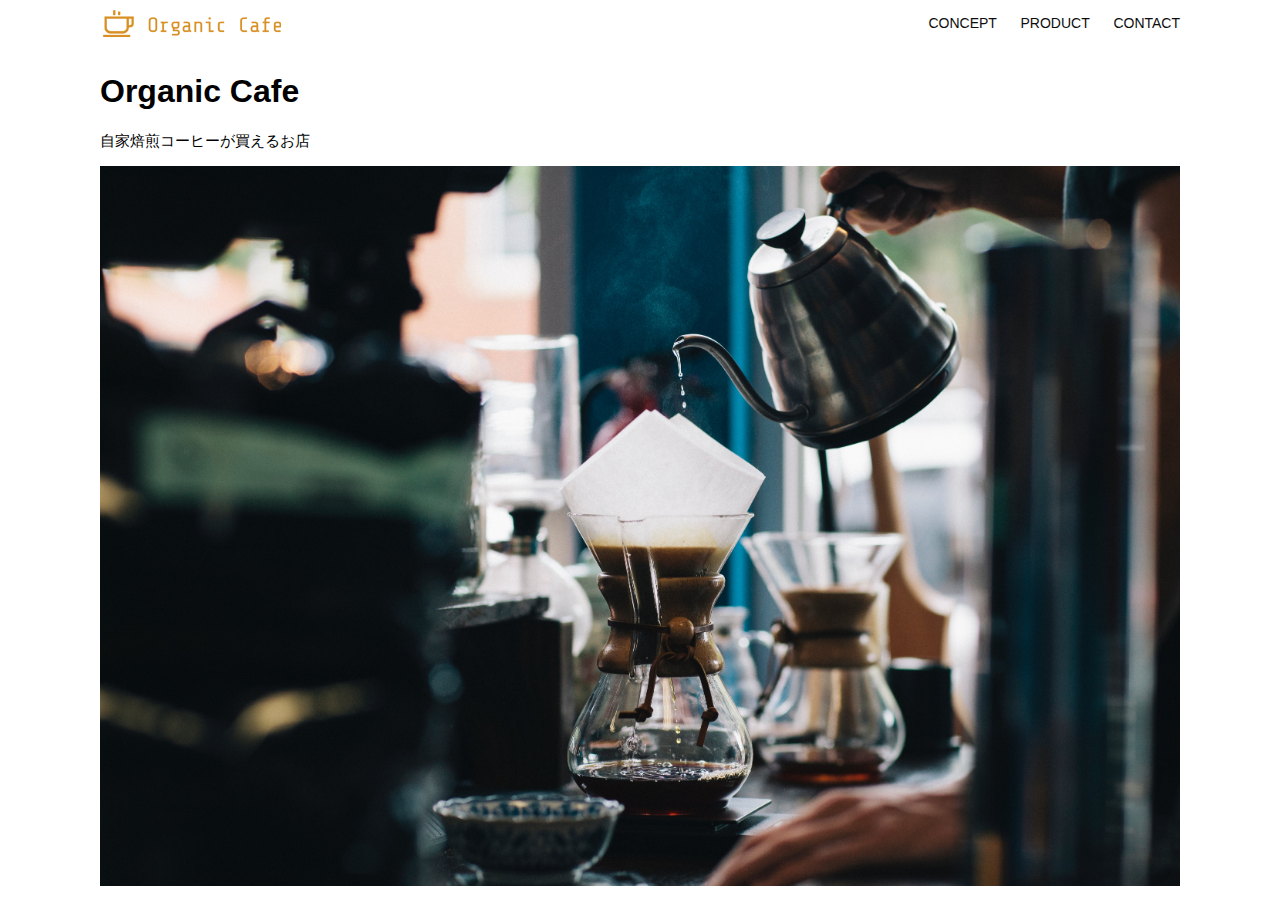
<file: kadai_013/index.html>
<!DOCTYPE html>
<html>
  <head>
    <title>Organic Cafe</title>
    <meta charset="UTF-8" />
    <meta name="description" content="自家焙煎のコーヒーがお家で楽しめるOrganic Cafe"/>
    <meta name="viewport" content="width=device-width, initial-scale=1.0" />
    <link rel="stylesheet" href="style.css" />
  </head>
  <body>
    <!-- ヘッダー -->
    <header>
      <!-- ロゴ -->
      <a href="index.html" id="logo"><img src="images/logo.png" alt="トップページに戻る"/></a>

      <!-- PC用ナビゲーション -->
      <nav id="nav-pc">
        <a href="index.html#concept">CONCEPT</a>
        <a href="index.html#product">PRODUCT</a>
        <a href="index.html#contact">CONTACT</a>
      </nav>
      <!-- スマホ用メニューボタン -->
      <img id="menu-sp" src="images/button-menu.png" alt="ナビゲーションを開く" onclick="document.getElementById('nav-sp').style.display = 'block'">
      <!-- スマホ用ナビゲーション -->
      <div id="nav-sp">
        <button id="close" onclick="document.getElementById('nav-sp').style.display = 'none'">
          <img src="images/button-close.png" alt="ナビゲーションを閉じる">
        </button>
        <nav>
          <ul>
            <li>
              <a id="logo-sp" href="index.html" onclick="document.getElementById('nav-sp').style.display = 'none'">
                <img src="images/logo-sp.png" alt="トップページに戻る"></a>
            </li>
            <li><a class="menu" href="index.html#concept" onclick="document.getElementById('nav-sp').style.display = 'none'">CONCEPT</a></li>
            <li><a class="menu" href="index.html#product" onclick="document.getElementById('nav-sp').style.display = 'none'">PRODUCT</a></li>
            <li><a class="menu" href="index.html#contact" onclick="document.getElementById('nav-sp').style.display = 'none'">CONTACT</a></li>
          </ul>
        </nav>
    </header>

    <main>
      <article>
        <!-- メインビジュアル -->
        <section id="main-visual">
          <div id="main-message">
            <h1>Organic Cafe</h1>
            <p>自家焙煎コーヒーが買えるお店</p>
          </div>
          <img src="images/main-image.jpg" alt="コーヒーをハンドドリップで淹れる画像"/>
        </section>
      </article>
    </main>
  </body>
</html>
</file>
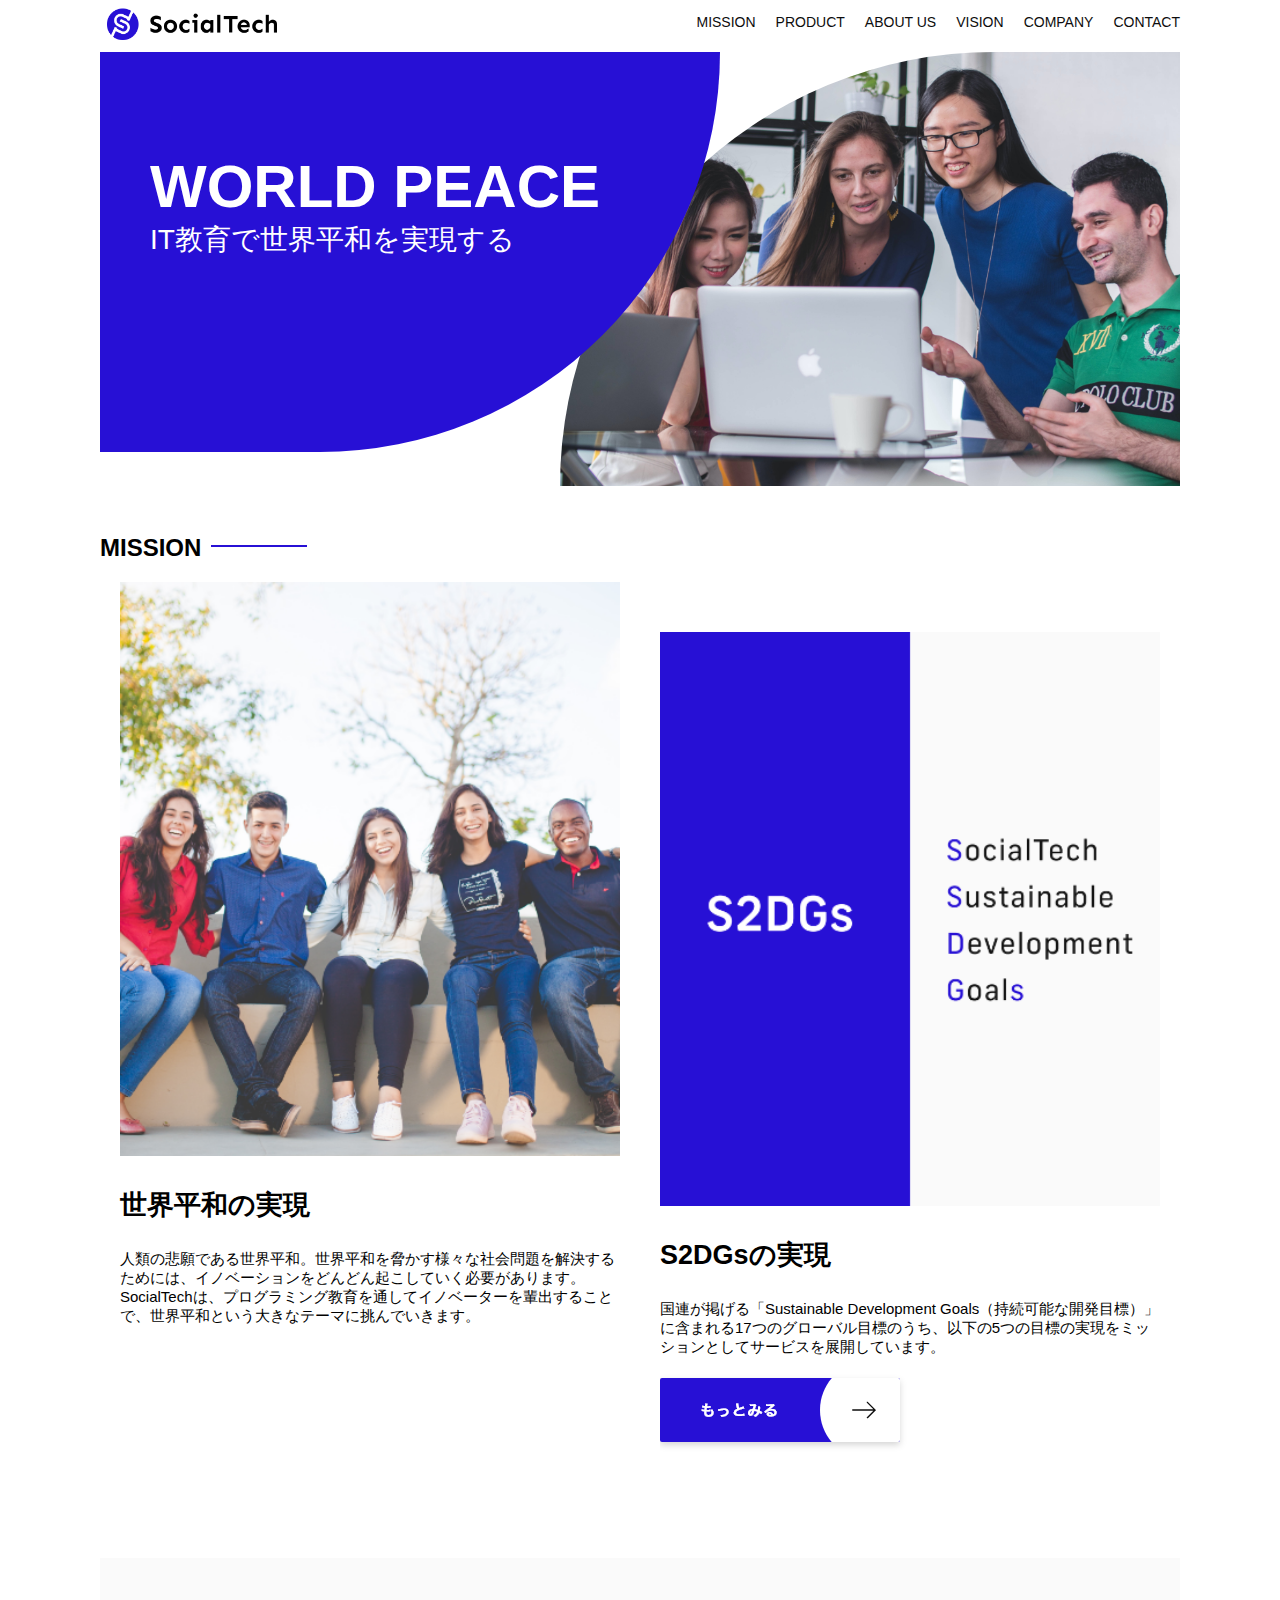
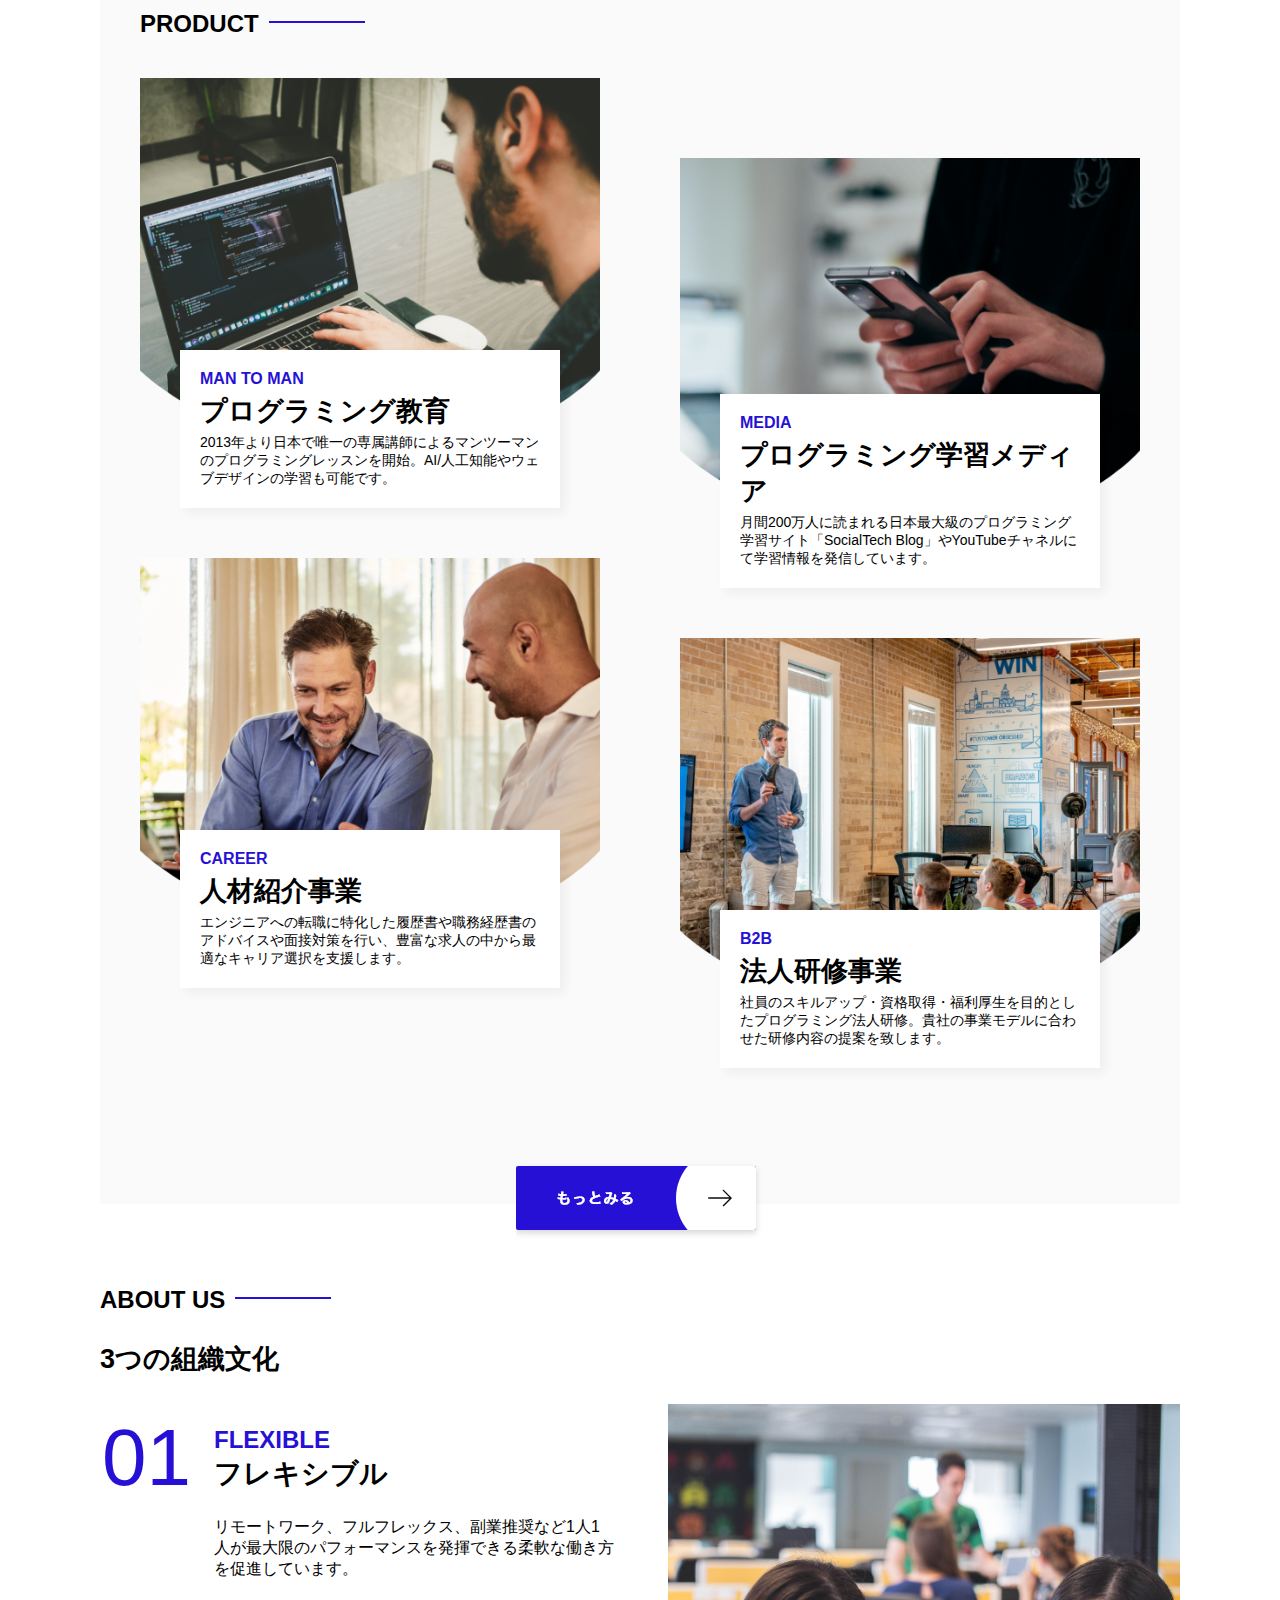
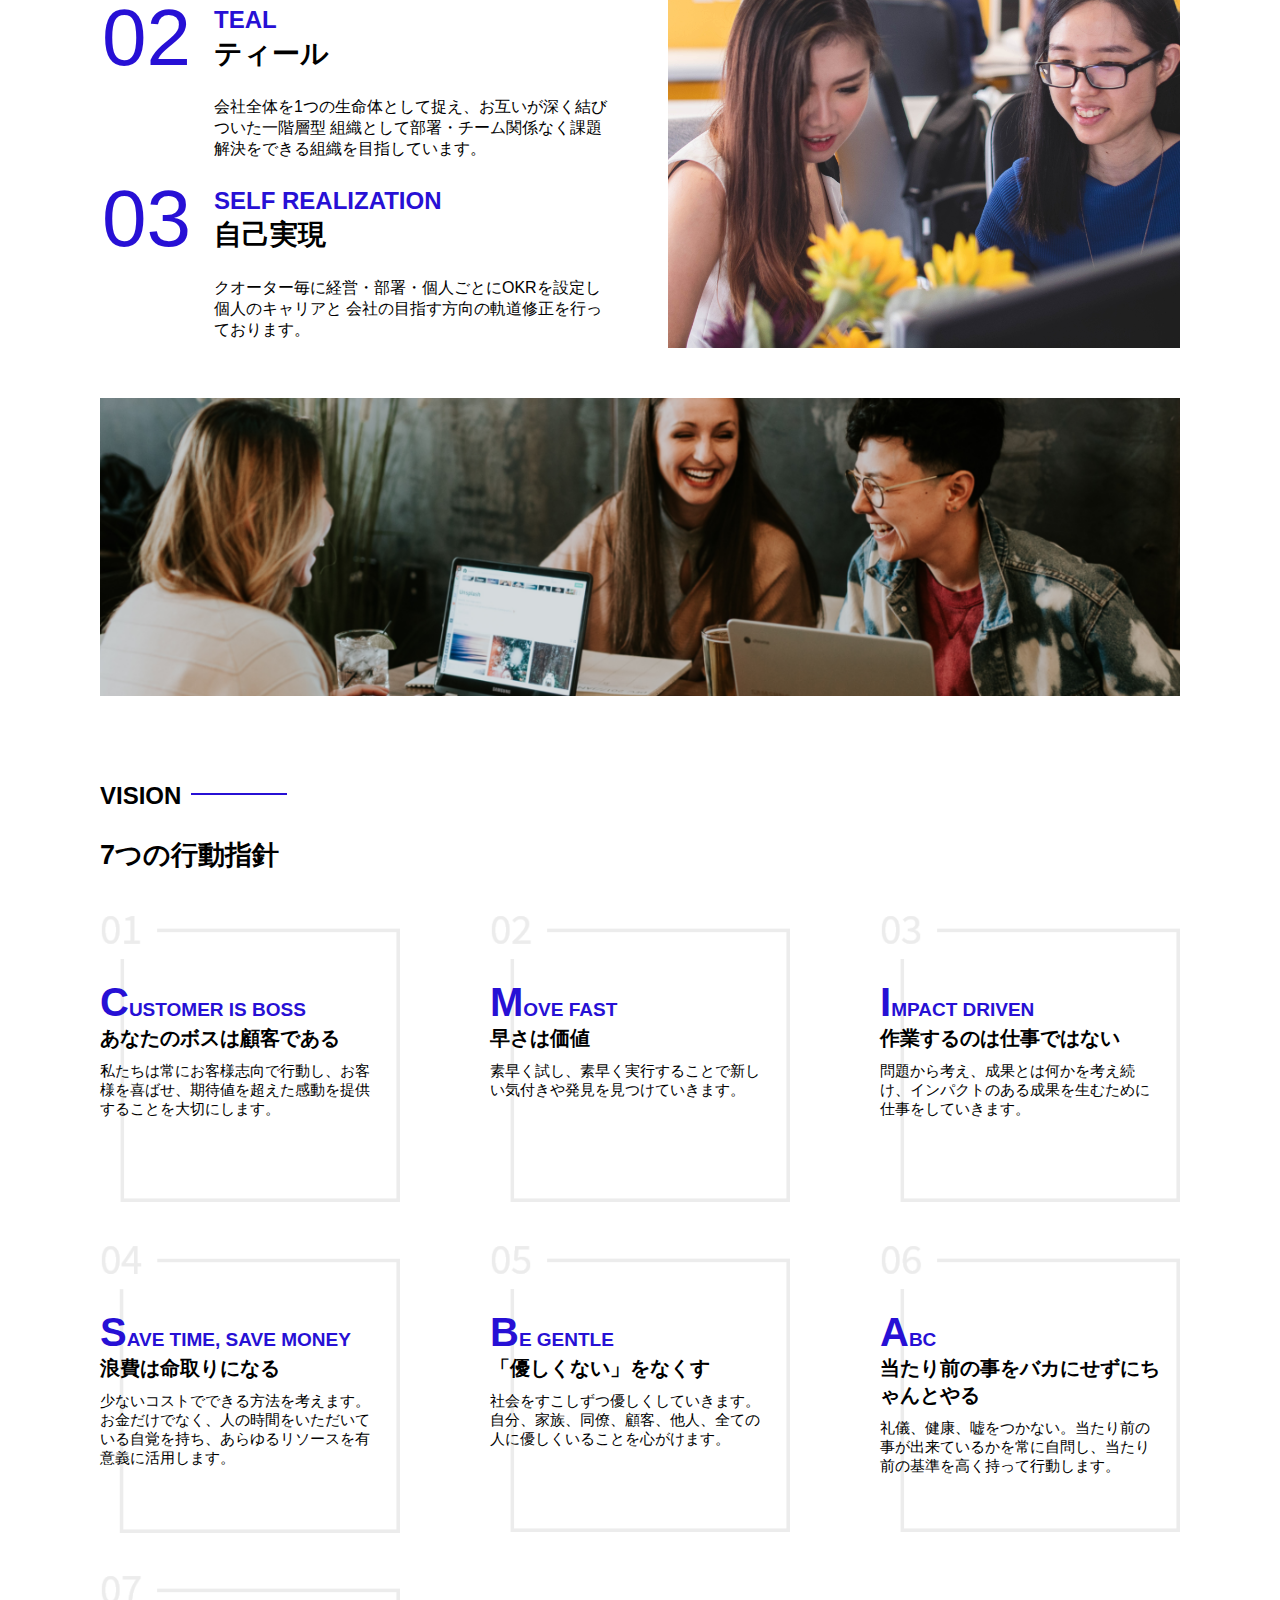
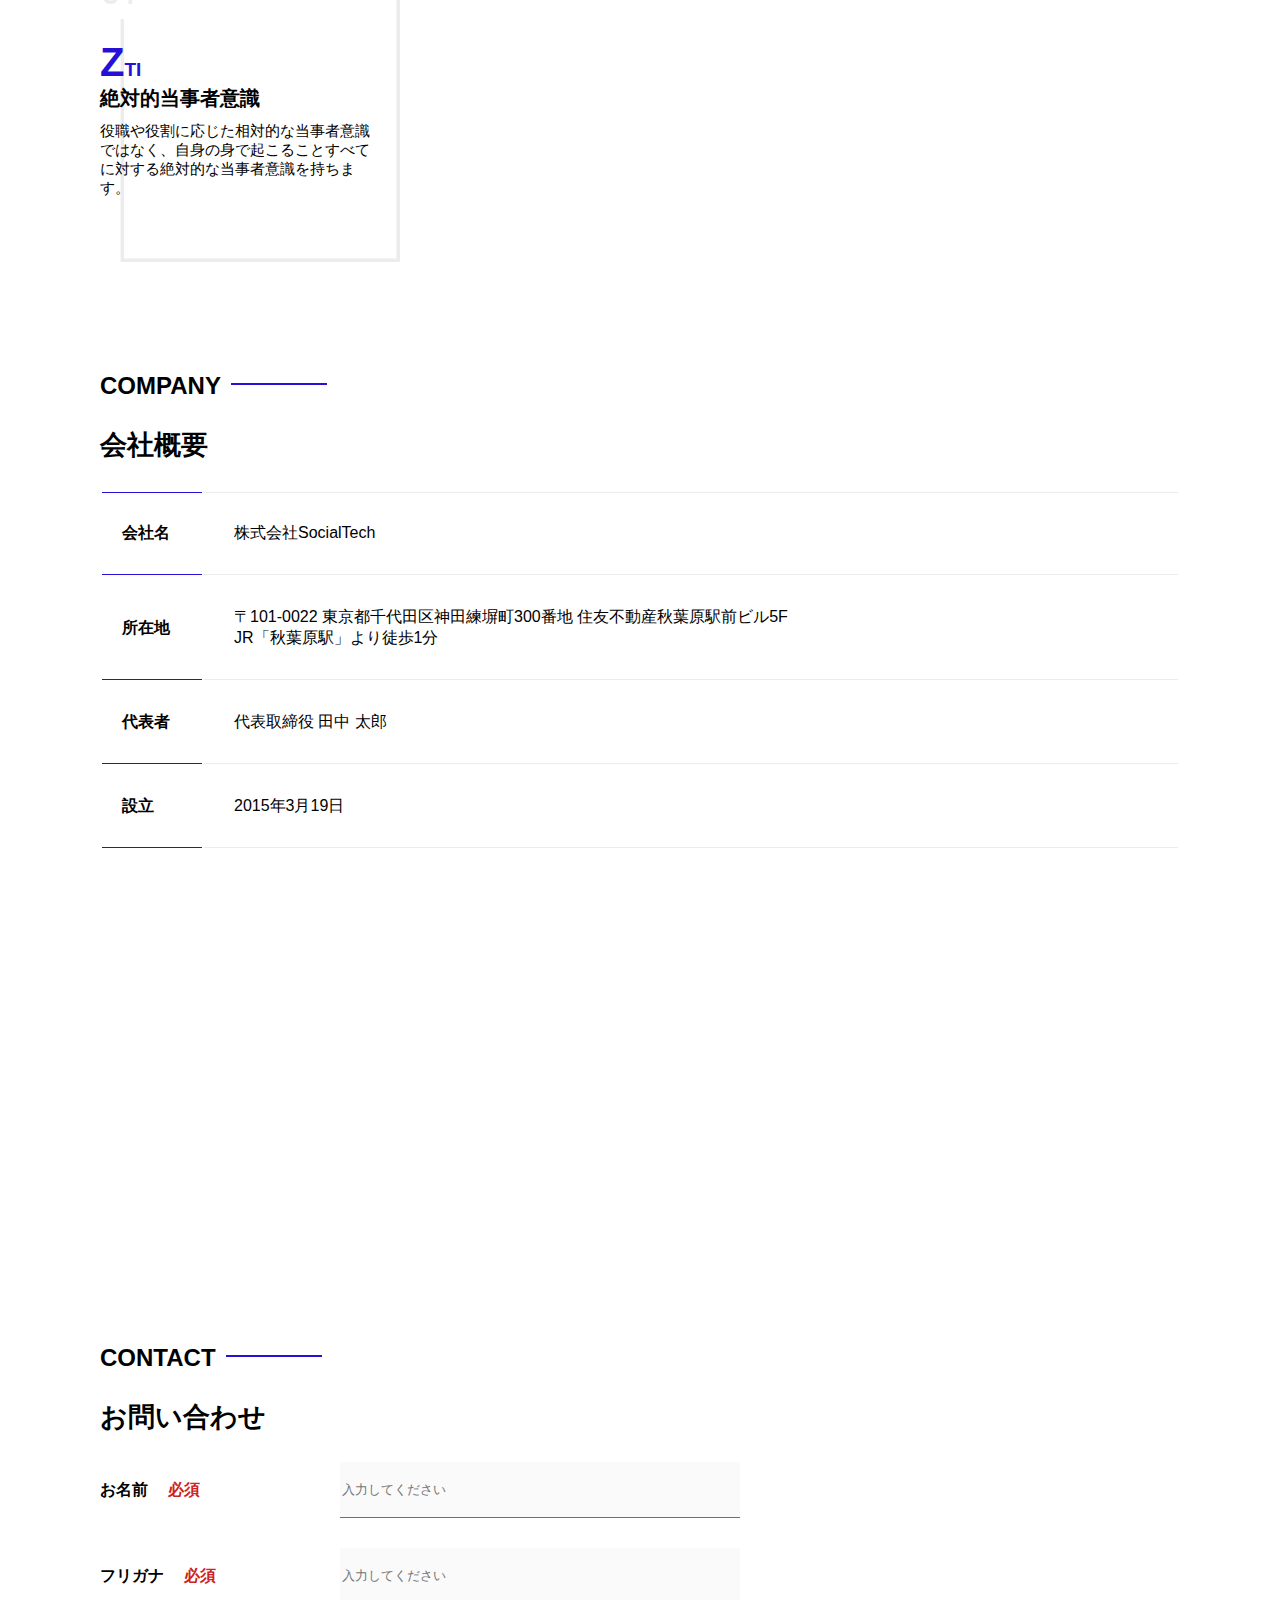
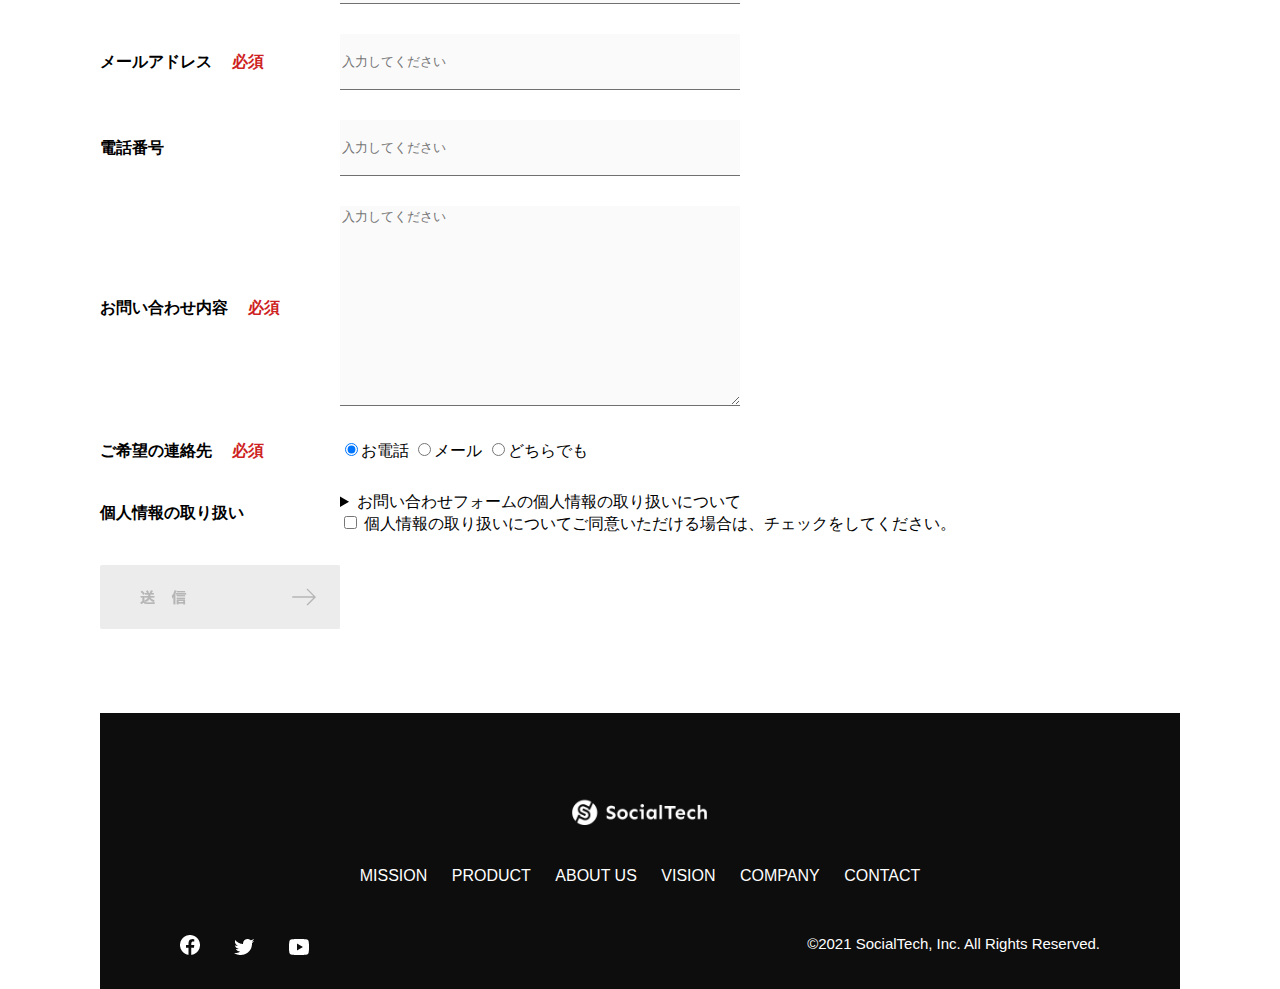
<file: sosialtech2/index.html>
<!DOCTYPE html>
<html>
  <head>
    <title>SocialTech</title>
    <meta charset="utf-8">
    <meta name="description" content="SocialTechはEdTech業界のリーディングカンパニーを目指します。">
    <meta name="viewport" content="width=device-width, initial-scale=1.0">
    <link rel="stylesheet" href="style.css">
  </head>

  <body>
    <!-- ヘッダー -->
    <header>
      <!-- ロゴ -->
      <a href="index.html" id="logo">
        <img src="images/logo.png" alt="トップページに戻る">
      </a>

      <!-- PC用ナビゲーション -->
      <nav id="nav-pc">
        <ul>
          <li><a href="mission.html">MISSION</a></li>
          <li><a href="product.html">PRODUCT</a></li>
          <li><a href="index.html#aboutus">ABOUT US</a></li>
          <li><a href="index.html#vision">VISION</a></li>
          <li><a href="index.html#company">COMPANY</a></li>
          <li><a href="index.html#contact">CONTACT</a></li>
        </ul>
      </nav>

      <!-- スマホ用メニューボタン -->
      <button id="menu-sp" onclick="document.getElementById('nav-sp').style.display = 'block'">
        <img src="images/button-menu.png" alt="ナビゲーションを開く">
      </button>

      <!-- スマホ用ナビゲーション -->
      <div id="nav-sp">
        <button id="close" onclick="document.getElementById('nav-sp').style.display = 'none'">
          <img src="images/button-close.png" alt="ナビゲーションを閉じる">
        </button>

        <nav>
          <ul>
            <li>
              <a id="logo-sp" href="index.html" onclick="document.getElementById('nav-sp').style.display = 'none'"><img src="images/logo-sp.png" alt="トップページに戻る"></a>
            </li>
            <li><a class="menu" href="mission.html" onclick="document.getElementById('nav-sp').style.display = 'none'">MISSION</a></li>
            <li><a class="menu" href="product.html" onclick="document.getElementById('nav-sp').style.display = 'none'">PRODUCT</a></li>
            <li><a class="menu" href="index.html#aboutus" onclick="document.getElementById('nav-sp').style.display = 'none'">ABOUT US</a></li>
            <li><a class="menu" href="index.html#vision" onclick="document.getElementById('nav-sp').style.display = 'none'">VISION</a></li>
            <li><a class="menu" href="index.html#company" onclick="document.getElementById('nav-sp').style.display = 'none'">COMPANY</a></li>
            <li><a class="menu" href="index.html#contact" onclick="document.getElementById('nav-sp').style.display = 'none'">CONTACT</a></li>
          </ul>
        </nav>
        <div id="sns">
          <a href="https://www.facebook.com/sejuku2013">
            <img src="images/button-facebook.png" alt="Facebookのリンク">
          </a>
          <a href="https://twitter.com/samuraijuku">
            <img src="images/button-twitter.png" alt="Twitterのリンク">
          </a>
          <a href="https://www.youtube.com/channel/UCCFOQO5aDK0xXam4cUQXT8g">
            <img src="images/button-youtube.png" alt="YouTubeのリンク">
          </a>
        </div>
      </div>
    </header>

    <main>
      <article>
        <!-- メインビジュアル -->
        <section id="main-visual">
          <div id="main-message">
            <h1>WORLD PEACE</h1>
            <p>IT教育で世界平和を実現する</p>
          </div>
          <img src="images/index/index-main.png" alt="PCの周りに集まる多国籍の仲間たち">
        </section>

        <!-- ミッション -->
        <section id="mission">
          <h2 class="index-h2">MISSION</h2>
          <div id="mission-flex">
            <div>
              <img id="mission-photo" src="images/index/index-mission.png" alt="屋外のベンチで写真を撮影する多国籍の仲間たち">
              <h3>世界平和の実現</h3>
              <p>人類の悲願である世界平和。世界平和を脅かす様々な社会問題を解決するためには、イノベーションをどんどん起こしていく必要があります。SocialTechは、プログラミング教育を通してイノベーターを輩出することで、世界平和という大きなテーマに挑んでいきます。</p>
            </div>
            <div>
              <img id="s2dgs" src="images/index/s2dgs.png" alt="S2DGs">
              <h3>S2DGsの実現</h3>
              <p>国連が掲げる「Sustainable Development Goals（持続可能な開発目標）」に含まれる17つのグローバル目標のうち、以下の5つの目標の実現をミッションとしてサービスを展開しています。</p>
              <a href="mission.html">
                <img src="images/button-more.png" alt="もっとみる">
              </a>
            </div>
          </div>
        </section>

        <!-- プロダクト -->
        <section id="product">
          <h2 class="index-h2">PRODUCT</h2>
          <div class="product-flex">
            <div id="product-left">
              <div>
                <img class="product-photo" src="images/index/index-mantoman.png" alt="PCでコードを書く男性">
                <div class="product-explain">
                  <span>MAN TO MAN</span>
                  <h3>プログラミング教育</h3>
                  <p>2013年より日本で唯一の専属講師によるマンツーマンのプログラミングレッスンを開始。AI/人工知能やウェブデザインの学習も可能です。</p>
                </div>
              </div>
              <div>
                <img class="product-photo" src="images/index/index-career.png" alt="笑顔で話し合う2人の男性">
                <div class="product-explain">
                  <span>CAREER</span>
                  <h3>人材紹介事業</h3>
                  <p>エンジニアへの転職に特化した履歴書や職務経歴書のアドバイスや面接対策を行い、豊富な求人の中から最適なキャリア選択を支援します。</p>
                </div>
              </div>
            </div>
            <div id="product-right">
              <div>
                <img class="product-photo" src="images/index/index-media.png" alt="スマートフォンを操作する人">
                <div class="product-explain">
                  <span>MEDIA</span>
                  <h3>プログラミング学習メディア</h3>
                  <p>月間200万人に読まれる日本最大級のプログラミング学習サイト「SocialTech Blog」やYouTubeチャネルにて学習情報を発信しています。</p>
                </div>
              </div>
              <div>
                <img class="product-photo" src="images/index/index-b2b.png" alt="講演中の男性とそれを聴く人々">
                <div class="product-explain">
                  <span>B2B</span>
                  <h3>法人研修事業</h3>
                  <p>社員のスキルアップ・資格取得・福利厚生を目的としたプログラミング法人研修。貴社の事業モデルに合わせた研修内容の提案を致します。</p>
                </div>
              </div>
            </div>
          </div>
          <div id="product-more">
            <a href="product.html">
              <img src="images/button-more.png" alt="もっとみる">
            </a>
          </div>
        </section>

        <!-- ABOUT US -->
        <section id="aboutus">
          <h2 class="index-h2">ABOUT US</h2>
          <h3>3つの組織文化</h3>
          <div>
            <table class="culture-table">
              <tr>
                <td class="culture-num">01</td>
                <th><span class="culture-en">FLEXIBLE</span><br>フレキシブル</th>
              </tr>
              <tr>
                <td>
                  <!--空のセル-->
                </td>
                <td class="culture-description">リモートワーク、フルフレックス、副業推奨など1人1人が最大限のパフォーマンスを発揮できる柔軟な働き方を促進しています。</td>
              </tr>
              <tr>
                <td class="culture-num">02</td>
                <th><span class="culture-en">TEAL</span><br>ティール</th>
              </tr>
              <tr>
                <td>
                  <!--空のセル-->
                </td>
                <td class="culture-description">会社全体を1つの生命体として捉え、お互いが深く結びついた一階層型 組織として部署・チーム関係なく課題解決をできる組織を目指しています。</td>
              </tr>
              <tr>
                <td class="culture-num">03</td>
                <th><span class="culture-en">SELF REALIZATION</span><br>自己実現</th>
              </tr>
              <tr>
                <td>
                  <!--空のセル-->
                </td>
                <td class="culture-description">クオーター毎に経営・部署・個人ごとにOKRを設定し個人のキャリアと 会社の目指す方向の軌道修正を行っております。</td>
              </tr>
            </table>
            <img class="culture-img" src="images/index/index-aboutus1.png" alt="笑顔で話し合う2人の女性">
          </div>
          <img class="culture-img2" src="images/index/index-aboutus2.png" alt="笑顔で話し合う3人の男女">
        </section>

        <!-- VISION -->
        <section id="vision">
          <h2 class="index-h2">VISION</h2>
          <h3>7つの行動指針</h3>
          <div>
            <div class="vision-box">
              <img src="images/index/vision-01.png" alt="01">
              <div>
                <h4>CUSTOMER IS BOSS</h4>
                <h5>あなたのボスは顧客である</h5>
                <p>私たちは常にお客様志向で行動し、お客様を喜ばせ、期待値を超えた感動を提供することを大切にします。</p>
              </div>
            </div>
            <div class="vision-box">
              <img src="images/index/vision-02.png" alt="02">
              <div>
                <h4>MOVE FAST</h4>
                <h5>早さは価値</h5>
                <p>素早く試し、素早く実行することで新しい気付きや発見を見つけていきます。</p>
              </div>
            </div>
            <div class="vision-box">
              <img src="images/index/vision-03.png" alt="03">
              <div>
                <h4>IMPACT DRIVEN</h4>
                <h5>作業するのは仕事ではない</h5>
                <p>問題から考え、成果とは何かを考え続け、インパクトのある成果を生むために仕事をしていきます。</p>
              </div>
            </div>
            <div class="vision-box">
              <img src="images/index//vision-04.png" alt="04">
              <div>
                <h4>SAVE TIME, SAVE MONEY</h4>
                <h5>浪費は命取りになる</h5>
                <p>少ないコストでできる方法を考えます。お金だけでなく、人の時間をいただいている自覚を持ち、あらゆるリソースを有意義に活用します。</p>
              </div>
            </div>
            <div class="vision-box">
              <img src="images/index/vision-05.png" alt="05">
              <div>
                <h4>BE GENTLE</h4>
                <h5>「優しくない」をなくす</h5>
                <p>社会をすこしずつ優しくしていきます。自分、家族、同僚、顧客、他人、全ての人に優しくいることを心がけます。</p>
              </div>
            </div>
            <div class="vision-box">
              <img src="images/index/vision-06.png" alt="06">
              <div>
                <h4>ABC</h4>
                <h5>当たり前の事をバカにせずにちゃんとやる</h5>
                <p>礼儀、健康、嘘をつかない。当たり前の事が出来ているかを常に自問し、当たり前の基準を高く持って行動します。</p>
              </div>
            </div>
            <div class="vision-box">
              <img src="images/index/vision-07.png" alt="07">
              <div>
                <h4>ZTI</h4>
                <h5>絶対的当事者意識</h5>
                <p>役職や役割に応じた相対的な当事者意識ではなく、自身の身で起こることすべてに対する絶対的な当事者意識を持ちます。</p>
              </div>
            </div>
          </div>
        </section>

        <!-- COMPANY -->
        <section id="company">
          <h2 class="index-h2">COMPANY</h2>
          <h3>会社概要</h3>
          <table id="company-table">
            <tr>
              <th class="tableheader tableheader-first">会社名</th>
              <td class="cell cell-first">株式会社SocialTech</td>
            </tr>
            <tr>
              <th class="tableheader">所在地</th>
              <td class="cell">〒101-0022 東京都千代田区神田練塀町300番地 住友不動産秋葉原駅前ビル5F<br>JR「秋葉原駅」より徒歩1分</td>
            </tr>
            <tr>
              <th class="tableheader">代表者</th>
              <td class="cell">代表取締役 田中 太郎</td>
            </tr>
            <tr>
              <th class="tableheader">設立</th>
              <td class="cell">2015年3月19日</td>
            </tr>
          </table>
          <iframe src="https://www.google.com/maps/embed?pb=!1m18!1m12!1m3!1d3240.0688551336807!2d139.7720776771055!3d35.69992317258124!2m3!1f0!2f0!3f0!3m2!1i1024!2i768!4f13.1!3m3!1m2!1s0x60188fee13660e23%3A0x77137876edf742ac!2z5L2P5Y-L5LiN5YuV55Sj56eL6JGJ5Y6f6aeF5YmN44OT44Or!5e0!3m2!1sja!2sjp!4v1704858013291!5m2!1sja!2sjp" style="border: 0" allowfullscreen="" loading="lazy"></iframe>
        </section>

        <!-- お問い合わせフォーム -->
        <section id="contact">
          <h2 class="index-h2">CONTACT</h2>
          <h3>お問い合わせ</h3>
          <form>
            <div>
              <div class="contact-heading">
                <label class="contact-label">お名前<span class="contact-span">必須</span></label>
              </div>
              <div>
                <input type="text" name="name" placeholder="入力してください" class="contact-textbox">
              </div>
            </div>
            <div>
              <div class="contact-heading">
                <label class="contact-label">フリガナ<span class="contact-span">必須</span></label>
              </div>
              <div>
                <input type="text" name="hurigana" placeholder="入力してください" class="contact-textbox">
              </div>
            </div>
            <div>
              <div class="contact-heading">
                <label class="contact-label">メールアドレス<span class="contact-span">必須</span></label>
              </div>
              <div>
                <input type="text" name="email" placeholder="入力してください" class="contact-textbox">
              </div>
            </div>
            <div>
              <div class="contact-heading">
                <label class="contact-label">電話番号</label>
              </div>
              <div>
                <input type="text" name="tel" placeholder="入力してください" class="contact-textbox">
              </div>
            </div>
            <div>
              <div class="contact-heading">
                <label class="contact-label">お問い合わせ内容<span class="contact-span">必須</span></label>
              </div>
              <div>
                <textarea class="contact-textarea" placeholder="入力してください" name="message"></textarea>
              </div>
            </div>
            <div>
              <div class="contact-heading">
                <label class="contact-label">ご希望の連絡先<span class="contact-span">必須</span></label>
              </div>
              <div><input class="radiobutton" type="radio" value="tel" name="contact" checked><label>お電話</label> <input class="radiobutton" type="radio" value="mail" name="contact"><label>メール</label> <input class="radiobutton" type="radio" value="both" name="contact"><label>どちらでも</label></div>
            </div>
            <div>
              <div class="contact-heading">
                <label class="contact-label">個人情報の取り扱い</label>
              </div>
              <div>
                <details>
                  <summary>お問い合わせフォームの個人情報の取り扱いについて</summary>
                  <div>
                    <dl>
                      <dt>１．組織の名称又は氏名</dt>
                      <dd>株式会社SocialTech</dd>
                      <dt>２．個人情報保護管理者（若しくはその代理人）の氏名又は職名、所属及び連絡先</dt>
                      <dd>
                        <p>鈴木 一郎 コーポレート部</p>
                        <p>メールアドレス：samurai@example.com</p>
                        <p>TEL：03-1234-5678</p>
                      </dd>
                      <dt>３．個人情報の利用目的</dt>
                      <dd>
                        <ul>
                          <li>・本サービス及び本サービスに関連する情報の提供又はそれらに関する連絡のため</li>
                          <li>・ユーザーの本人確認のため</li>
                          <li>・当社サービスのご案内のため</li>
                          <li>・当社の商品等の広告または宣伝（電子メールによるものを含むものとします。）</li>
                        </ul>
                      </dd>
                      <dt>４．個人情報の取り扱い業務の委託</dt>
                      <dd>個人情報の取扱業務の全部または一部を外部に業務委託する場合があります。その際、弊社は、個人情報を適切に保護できる管理体制を敷き実行していることを条件として委託先を厳選したうえで、機密保持契約を委託先と締結し、お客様の個人情報を厳密に管理させます。</dd>
                      <dt>５．個人情報の開示等の請求</dt>
                      <dd>
                        お客様は、弊社に対してご自身の個人情報の開示等（利用目的の通知、開示、内容の訂正・追加・削除、利用の停止または消去、第三者への提供の停止）に関して、当社問合わせ窓口に申し出ることができます。<br>
                        その際、弊社はお客様ご本人を確認させていただいたうえで、合理的な期間内に対応いたします。<br>
                        なお、個人情報に関する弊社問合わせ先は、次の通りです。
                      </dd>
                      <dd>
                        <p>株式会社SocialTech　個人情報問合せ窓口</p>
                        <p>〒150-0043　東京都千代田区神田練塀町300番地 住友不動産秋葉原駅前ビル5F</p>
                        <p>メールアドレス：samurai@example.com　TEL：03-1234-5678</p>
                      </dd>

                      <dt>６．個人情報を提供されることの任意性について</dt>
                      <dd>お客様がご自身の個人情報を弊社に提供されるか否かは、お客様のご判断によりますが、もしご提供されない場合には、適切なサービスが提供できない場合がありますので予めご了承ください。</dd>
                    </dl>
                  </div>
                </details>
                <input type="checkbox" name="agree">
                <span>個人情報の取り扱いについてご同意いただける場合は、チェックをしてください。</span>
              </div>
            </div>
            <input type="image" src="images/button-submit.png" alt="送信する">
          </form>
        </section>
      </article>
    </main>

    <footer>
      <div id="footer-logo">
        <img src="images/logo-sp.png" alt="SocialTech">
      </div>
      <div id="footer-link">
        <a href="mission.html">MISSION</a>
        <a href="product.html">PRODUCT</a>
        <a href="index.html#aboutus">ABOUT US</a>
        <a href="index.html#vision">VISION</a>
        <a href="index.html#company">COMPANY</a>
        <a href="index.html#contact">CONTACT</a>
      </div>
      <div id="sns-footer">
        <div class="sns-btns">
          <a href="https://www.facebook.com/sejuku2013"><img src="images/button-facebook.png" alt="Facebookのリンク"></a>
          <a href="https://twitter.com/samuraijuku"><img src="images/button-twitter.png" alt="Twitterのリンク"></a>
          <a href="https://www.youtube.com/channel/UCCFOQO5aDK0xXam4cUQXT8g"><img src="images/button-youtube.png" alt="YouTubeのリンク"></a>
        </div>
        <p id="copyright">&copy;2021 SocialTech, Inc. All Rights Reserved.</p>
      </div>
    </footer>

  </body>
</html>
</file>
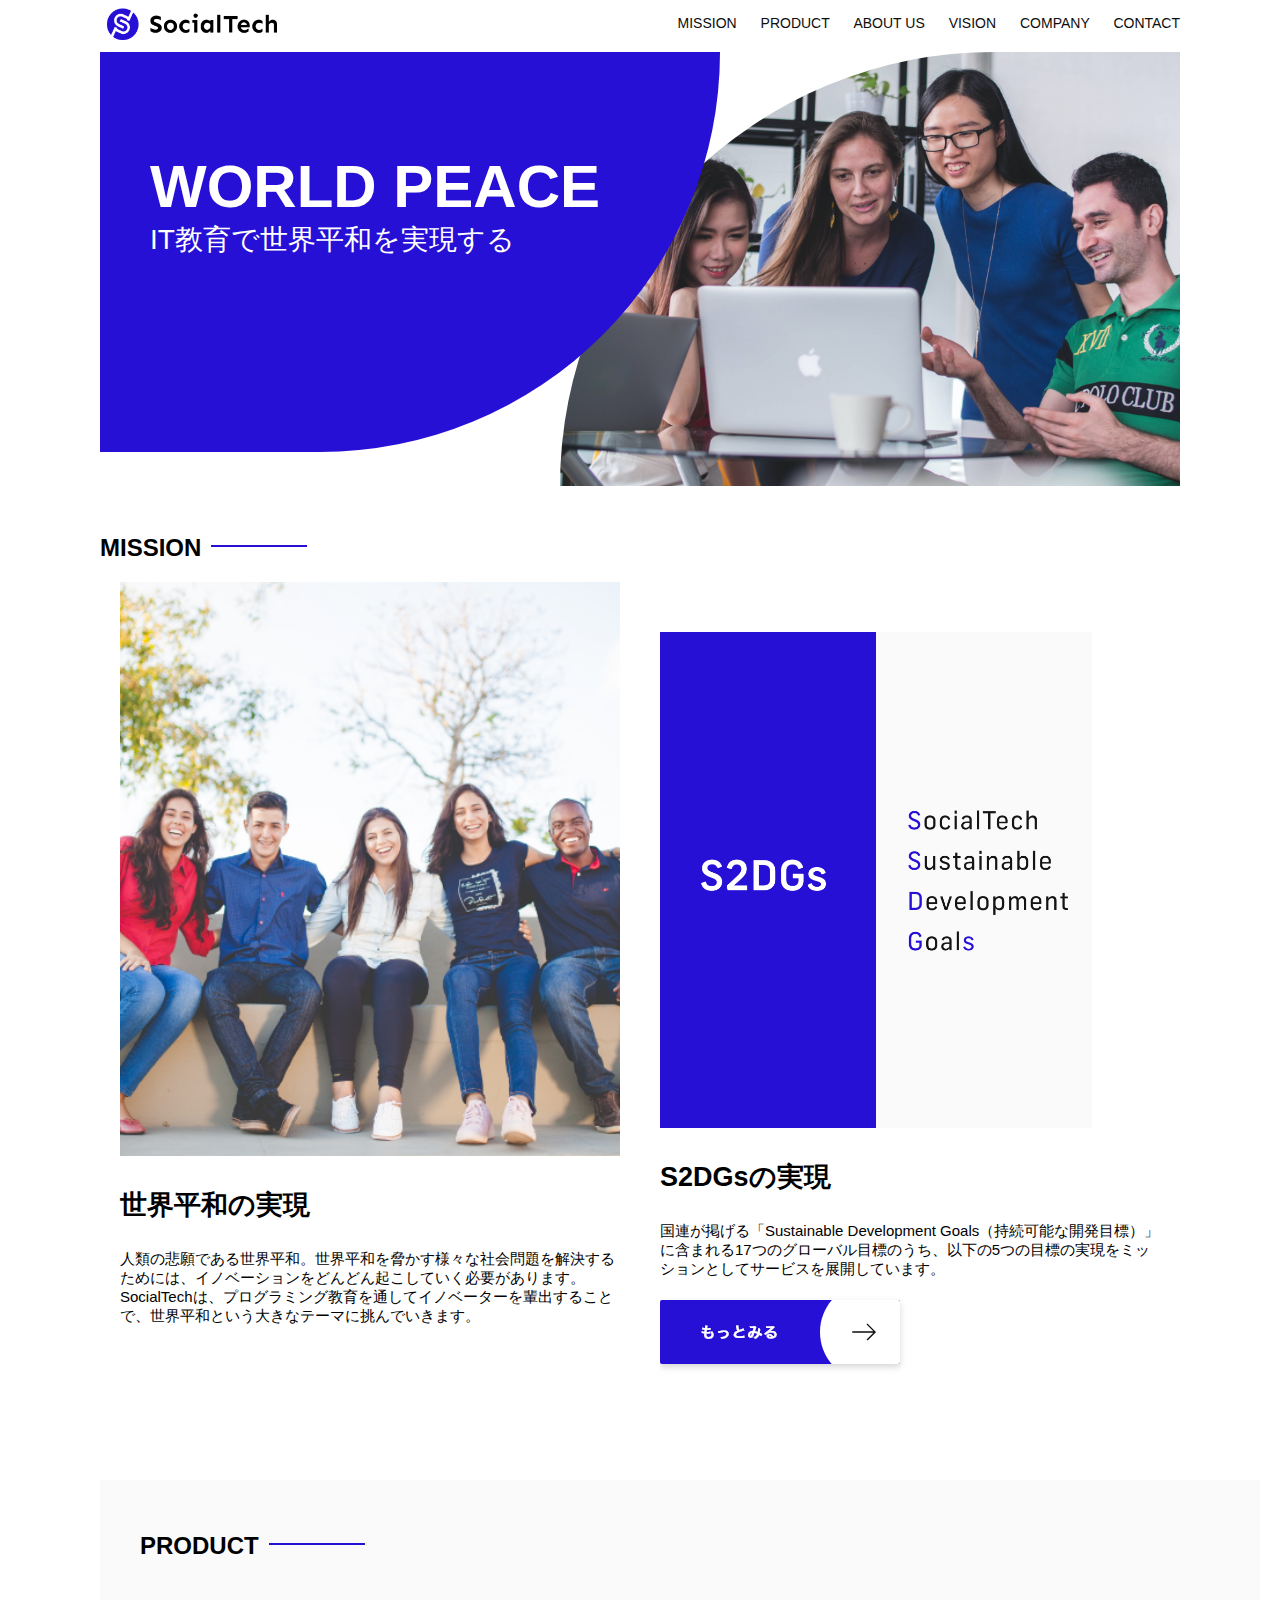
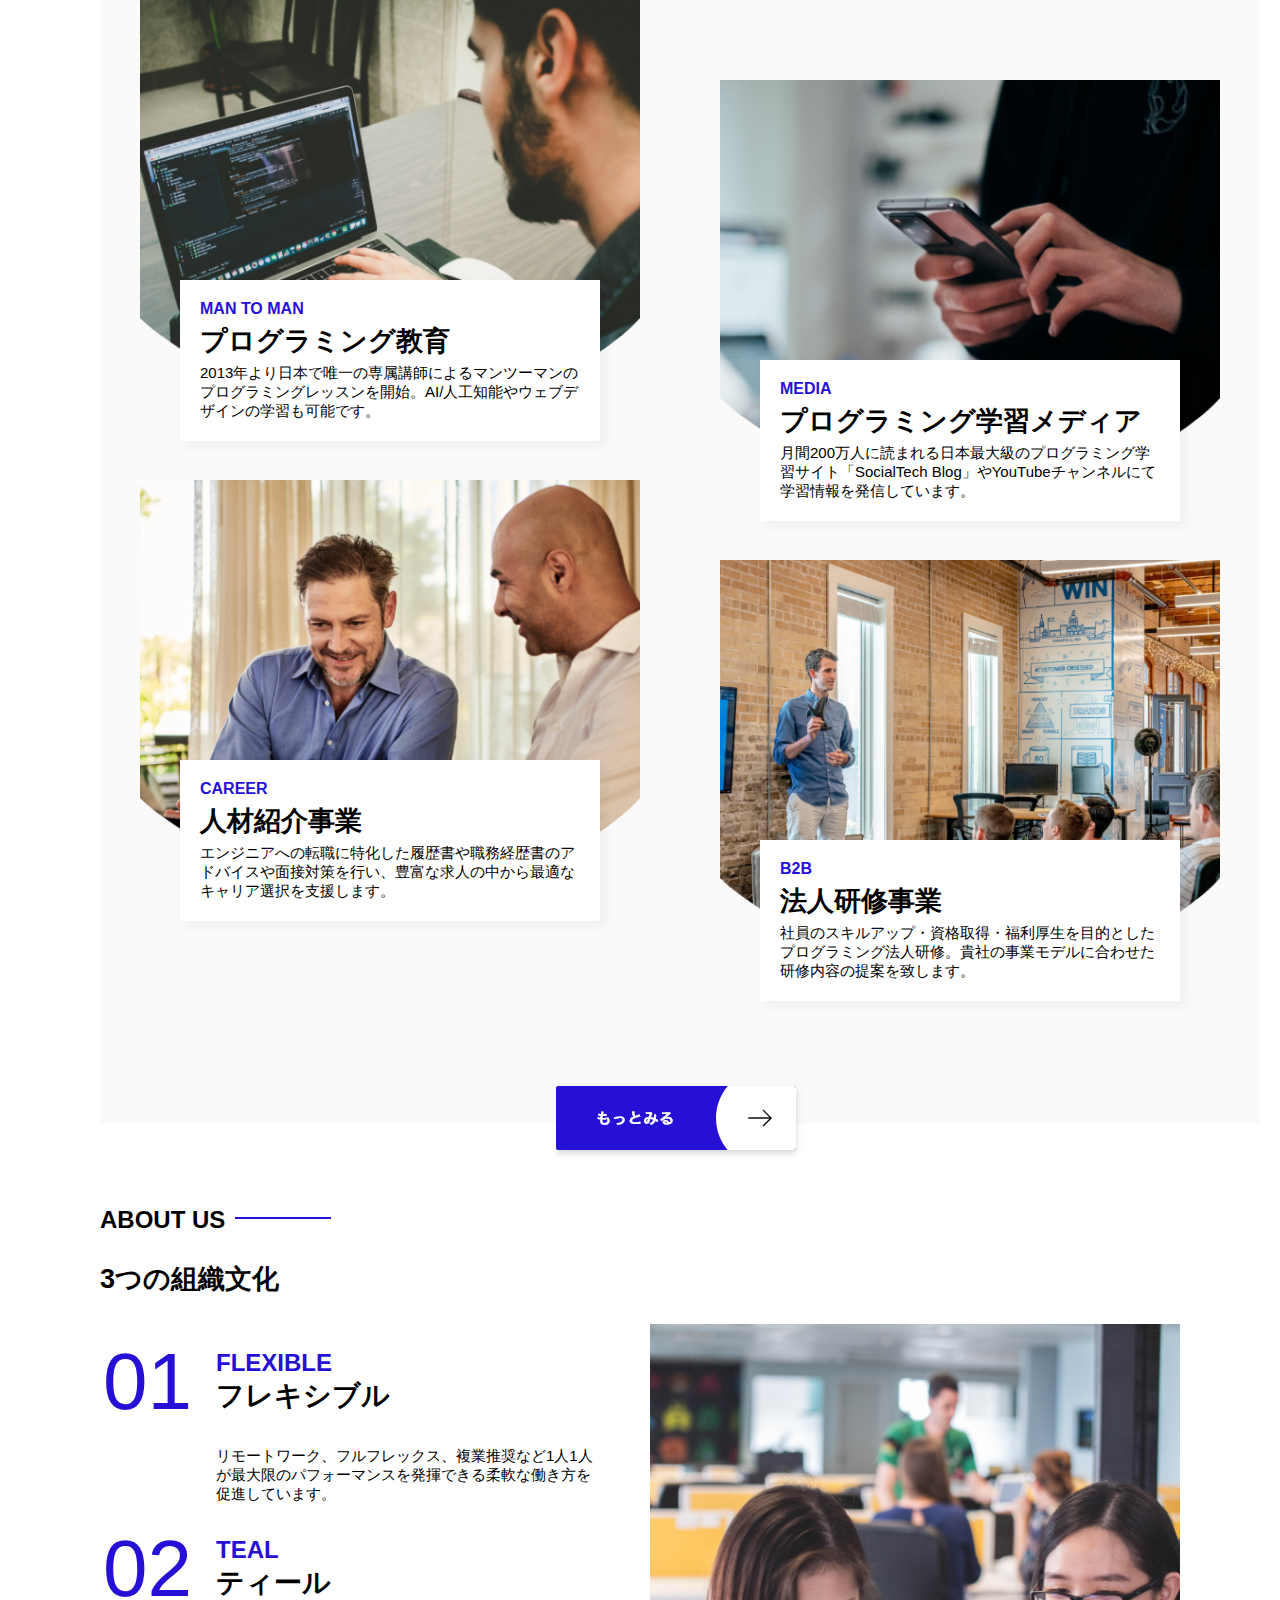
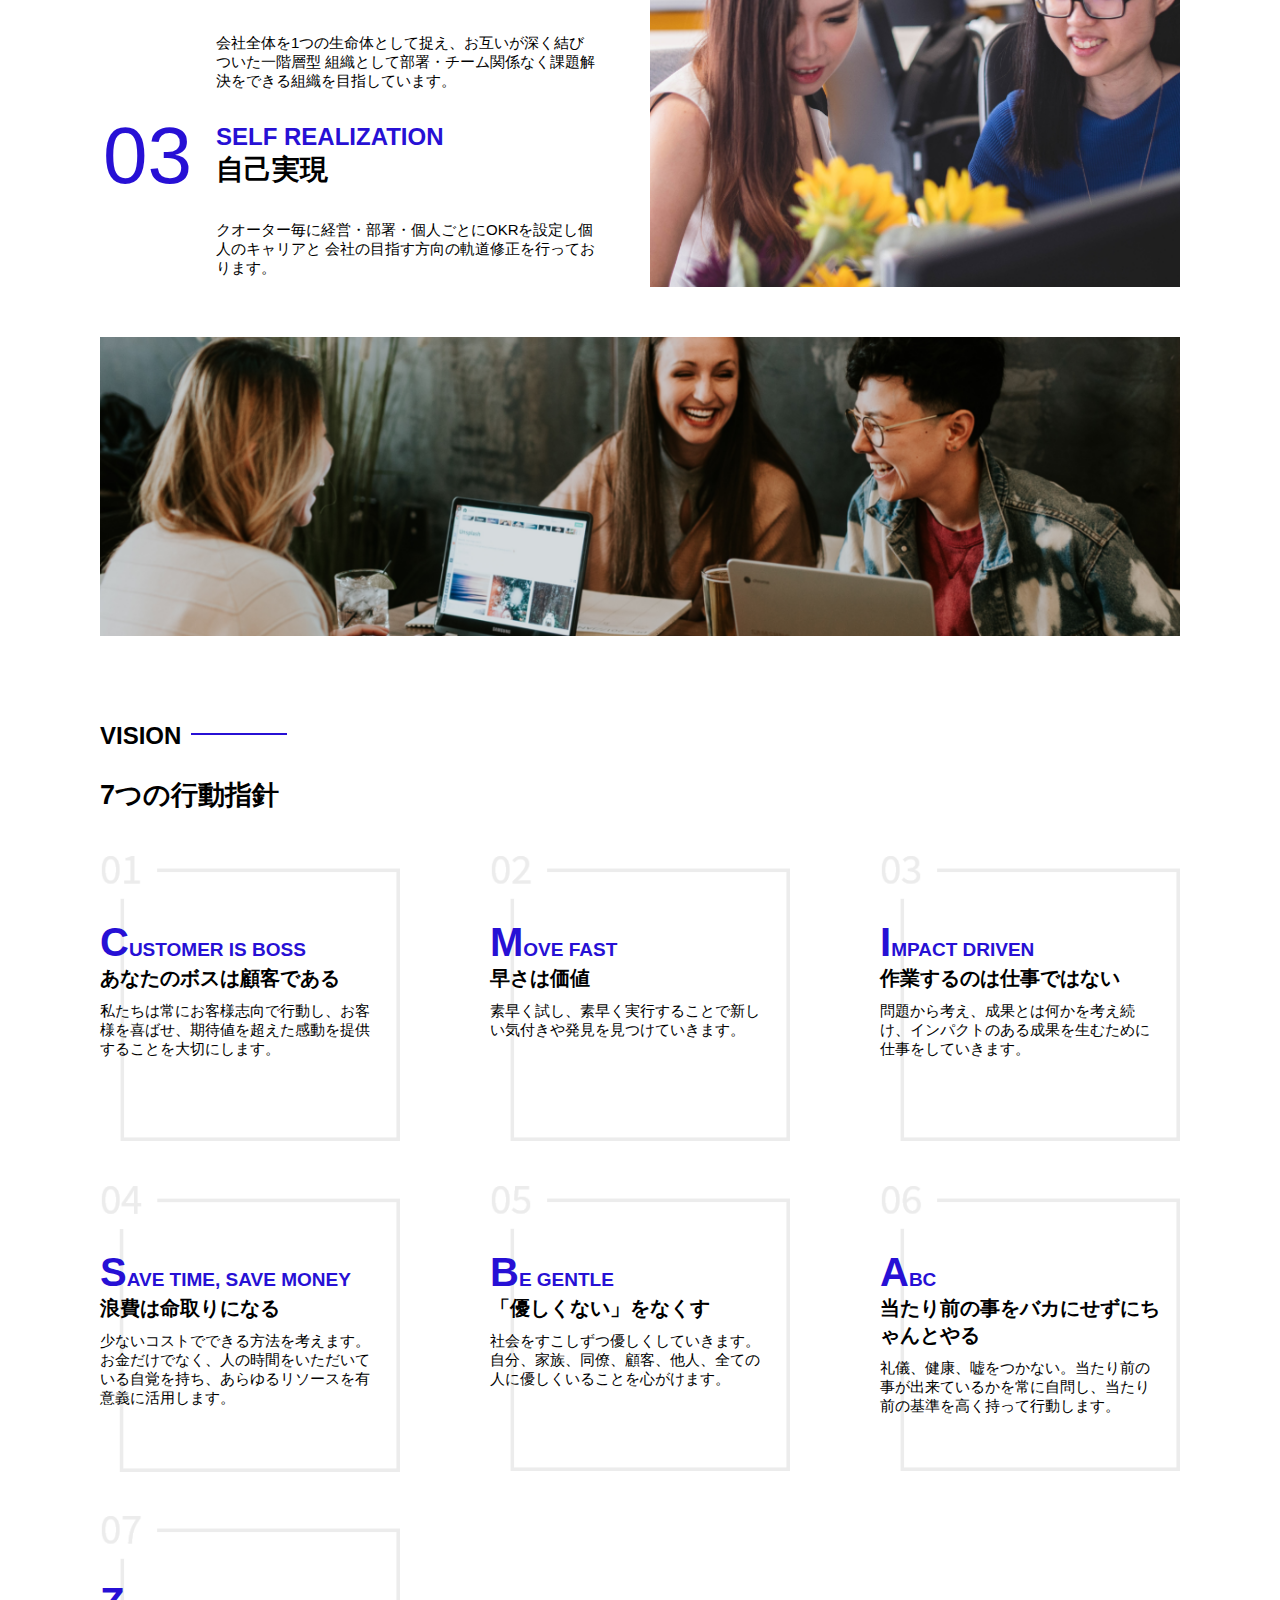
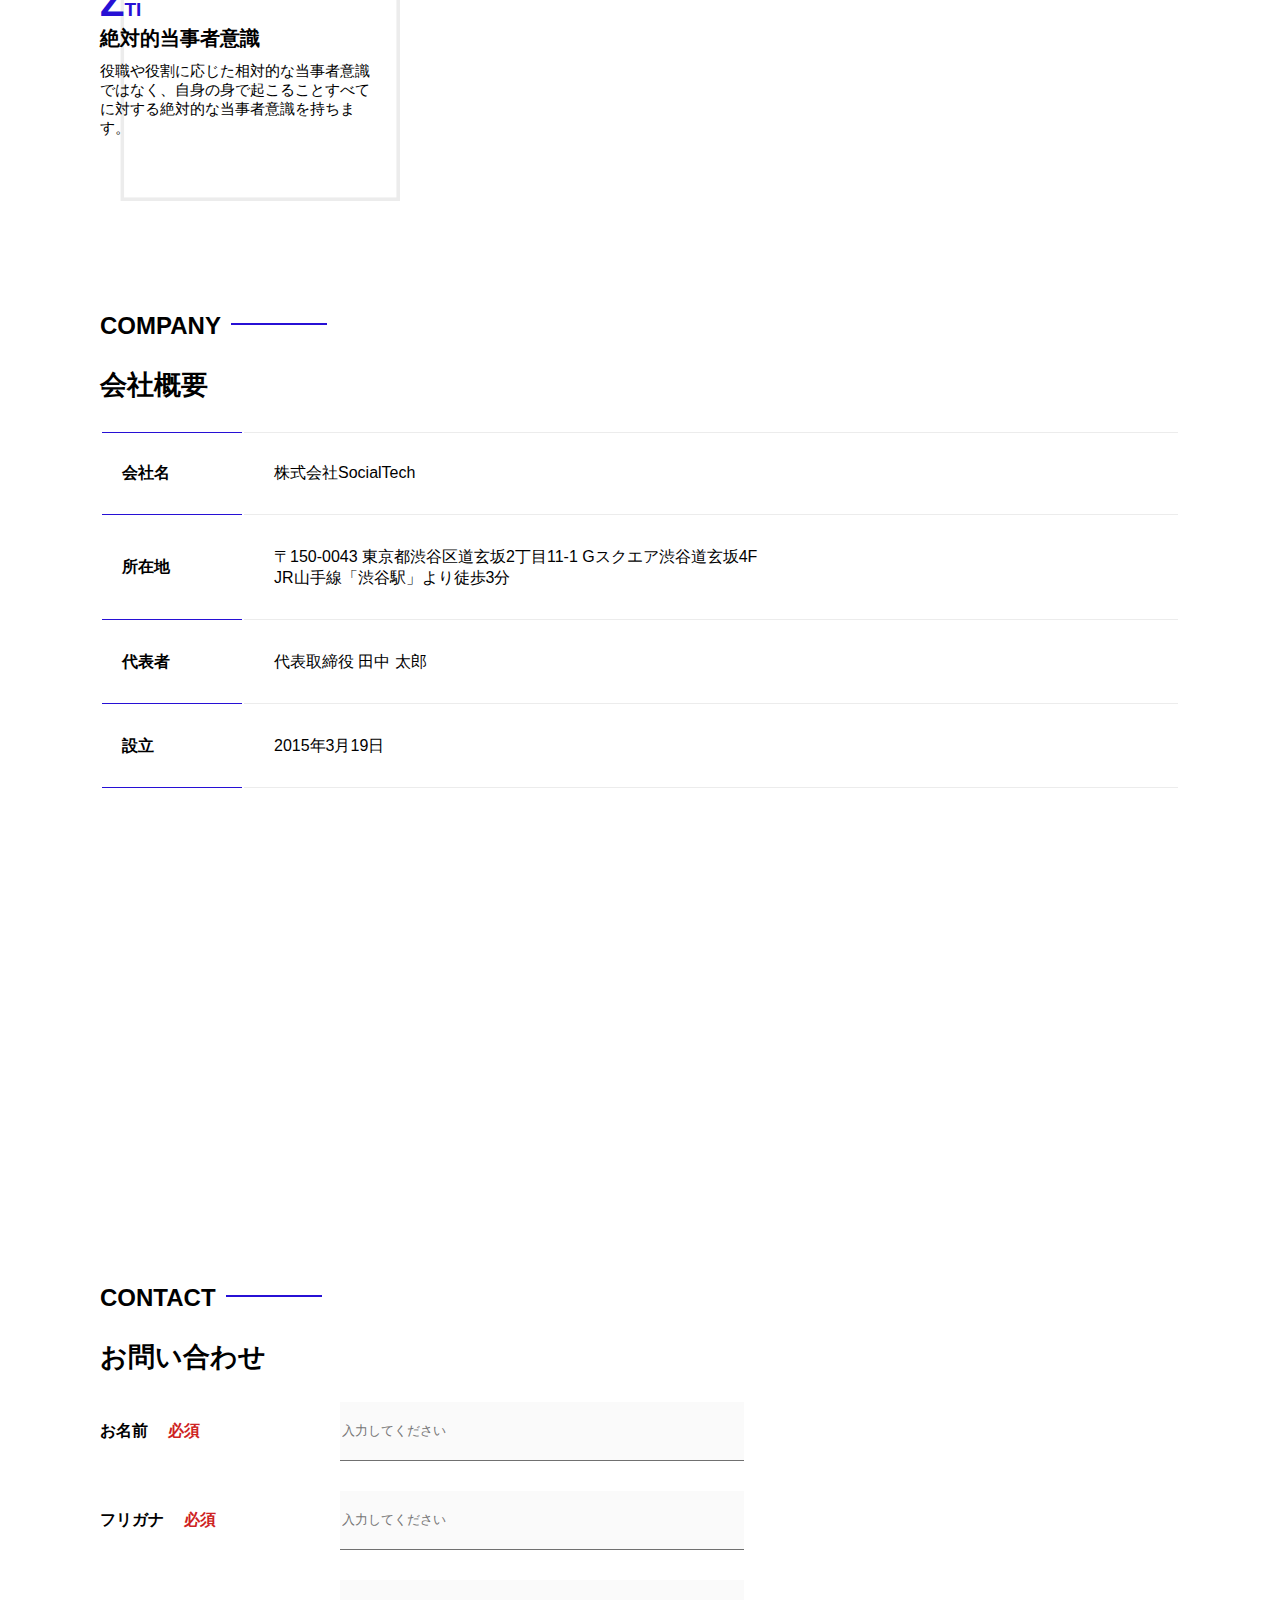
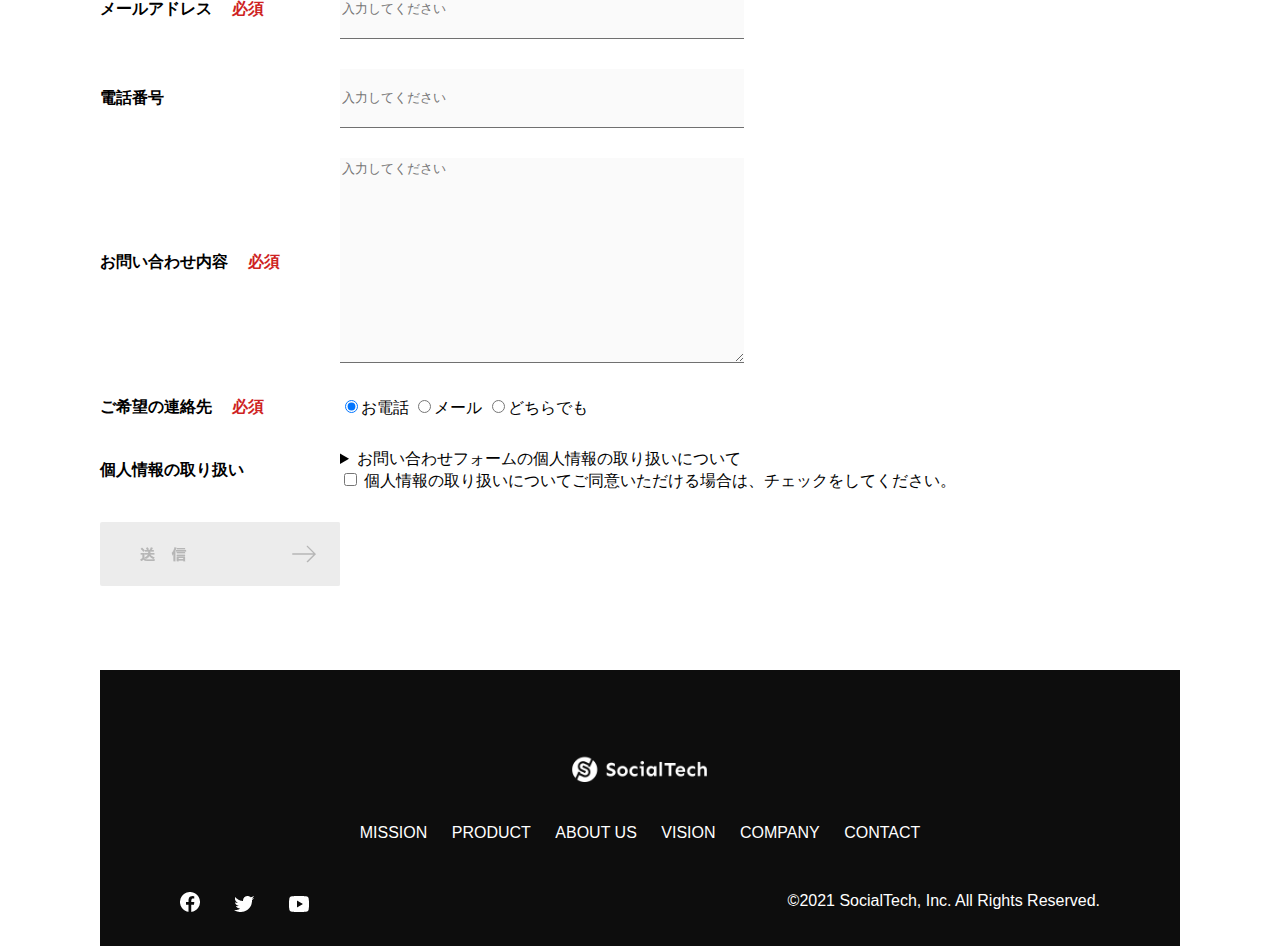
<file: sosialtech2/images/kadai_012/index.html>
<!DOCTYPE html>
<html>
  <head>
    <title>SocialTech</title>
    <meta charset="UTF-8" />
    <meta
      name="description"
      content="SocialTechはEdTech業界のリーディングカンパニーを目指します。"
    />
    <meta name="viewport" content="width=device-width, initial-scale=1.0" />
    <link rel="stylesheet" href="style.css" />
  </head>
  <body>
    <!-- ヘッダー -->
    <header>
      <!-- ロゴ -->
      <a href="index.html" id="logo"
        ><img src="images/logo.png" alt="トップページに戻る"
      /></a>

      <!-- PC用ナビゲーション -->
      <nav id="nav-pc">
        <a href="mission.html">MISSION</a>
        <a href="product.html">PRODUCT</a>
        <a href="index.html#aboutus">ABOUT US</a>
        <a href="index.html#vision">VISION</a>
        <a href="index.html#company">COMPANY</a>
        <a href="index.html#contact">CONTACT</a>
      </nav>
    </header>
    <main>
      <article>
        <!-- メインビジュアル -->
        <section id="main-visual">
          <div id="main-message">
            <h1>WORLD PEACE</h1>
            <p>IT教育で世界平和を実現する</p>
          </div>
          <img
            src="images/index/index-main.png"
            alt="PCの周りに集まる多国籍の仲間たち"
          />
        </section>
        <!--ミッション-->
        <section id="mission">
          <h2 class="index-h2">MISSION</h2>
          <div id="mission-flex">
            <div>
              <img
                id="mission-photo"
                src="images/index/index-mission.png"
                alt="屋外のベンチで写真を撮影する多国籍の仲間たち"
              />
              <h3>世界平和の実現</h3>
              <p>
                人類の悲願である世界平和。世界平和を脅かす様々な社会問題を解決するためには、イノベーションをどんどん起こしていく必要があります。SocialTechは、プログラミング教育を通してイノベーターを輩出することで、世界平和という大きなテーマに挑んでいきます。
              </p>
            </div>
            <div>
              <img id="s2dgs" src="images/index/s2dgs.png" alt="S2DGs" />
              <h3>S2DGsの実現</h3>
              <p>
                国連が掲げる「Sustainable Development
                Goals（持続可能な開発目標）」に含まれる17つのグローバル目標のうち、以下の5つの目標の実現をミッションとしてサービスを展開しています。
              </p>
              <a href="mission.html">
                <img src="images/button-more.png" alt="もっとみる" />
              </a>
            </div>
          </div>
        </section>
        <!-- プロダクト -->
        <section id="product">
          <h2 class="index-h2">PRODUCT</h2>
          <div>
            <div id="product-left">
              <div>
                <img
                  class="product-photo"
                  src="images/index/index-mantoman.png"
                  alt="PCでコードを書く男性"
                />
                <div class="product-explain">
                  <span>MAN TO MAN</span>
                  <h3>プログラミング教育</h3>
                  <p>
                    2013年より日本で唯一の専属講師によるマンツーマンのプログラミングレッスンを開始。AI/人工知能やウェブデザインの学習も可能です。
                  </p>
                </div>
              </div>
              <div>
                <img
                  class="product-photo"
                  src="images/index/index-career.png"
                  alt="笑顔で話し合う2人の男性"
                />
                <div class="product-explain">
                  <span>CAREER</span>
                  <h3>人材紹介事業</h3>
                  <p>
                    エンジニアへの転職に特化した履歴書や職務経歴書のアドバイスや面接対策を行い、豊富な求人の中から最適なキャリア選択を支援します。
                  </p>
                </div>
              </div>
            </div>
            <div id="product-right">
              <div>
                <img
                  class="product-photo"
                  src="images/index/index-media.png"
                  alt="スマートフォンを操作する人"
                />
                <div class="product-explain">
                  <span>MEDIA</span>
                  <h3>プログラミング学習メディア</h3>
                  <p>
                    月間200万人に読まれる日本最大級のプログラミング学習サイト「SocialTech
                    Blog」やYouTubeチャンネルにて学習情報を発信しています。
                  </p>
                </div>
              </div>
              <div>
                <img
                  class="product-photo"
                  src="images/index/index-b2b.png"
                  alt="講演中の男性とそれを聴く人々"
                />
                <div class="product-explain">
                  <span>B2B</span>
                  <h3>法人研修事業</h3>
                  <p>
                    社員のスキルアップ・資格取得・福利厚生を目的としたプログラミング法人研修。貴社の事業モデルに合わせた研修内容の提案を致します。
                  </p>
                </div>
              </div>
            </div>
          </div>
          <div>
            <a id="product-more" href="product.html">
              <img src="images/button-more.png" alt="もっとみる" />
            </a>
          </div>
        </section>
        <!---ABOUT US-->
        <section id="aboutus">
          <h2 class="index-h2">ABOUT US</h2>
          <h3>3つの組織文化</h3>
          <div>
            <table class="culture-table">
              <tr>
                <td>
                  <span class="culture-num">01</span>
                </td>
                <td>
                  <span class="culture-en">FLEXIBLE</span>
                  <span class="culture-jp">フレキシブル</span>
                </td>
              </tr>
              <tr>
                <td>
                  <!--空のセル-->
                </td>
                <td>
                  <p class="culture-description">
                    リモートワーク、フルフレックス、複業推奨など1人1人が最大限のパフォーマンスを発揮できる柔軟な働き方を促進しています。
                  </p>
                </td>
              </tr>
              <tr>
                <td>
                  <span class="culture-num">02</span>
                </td>
                <td>
                  <span class="culture-en">TEAL</span>
                  <span class="culture-jp">ティール</span>
                </td>
              </tr>
              <tr>
                <td>
                  <!--空のセル-->
                </td>
                <td>
                  <p class="culture-description">
                    会社全体を1つの生命体として捉え、お互いが深く結びついた一階層型
                    組織として部署・チーム関係なく課題解決をできる組織を目指しています。
                  </p>
                </td>
              </tr>
              <tr>
                <td>
                  <span class="culture-num">03</span>
                </td>
                <td>
                  <span class="culture-en">SELF REALIZATION</span>
                  <span class="culture-jp">自己実現</span>
                </td>
              </tr>
              <tr>
                <td>
                  <!--空のセル-->
                </td>
                <td>
                  <p class="culture-description">
                    クオーター毎に経営・部署・個人ごとにOKRを設定し個人のキャリアと
                    会社の目指す方向の軌道修正を行っております。
                  </p>
                </td>
              </tr>
            </table>
            <img
              class="culture-img"
              src="images/index/index-aboutus1.png"
              alt="笑顔で話し合う2人の女性"
            />
          </div>
          <img
            class="culture-img2"
            src="images/index/index-aboutus2.png"
            alt="笑顔で話し合う3人の男女"
          />
        </section>
        <!-- VISION -->
        <section id="vision">
          <h2 class="index-h2">VISION</h2>
          <h3>7つの行動指針</h3>
          <div>
            <div class="vision-box">
              <img src="images/index/vision-01.png" alt="01" />
              <span>
                <h4>CUSTOMER IS BOSS</h4>
                <h5>あなたのボスは顧客である</h5>
                <p>
                  私たちは常にお客様志向で行動し、お客様を喜ばせ、期待値を超えた感動を提供することを大切にします。
                </p>
              </span>
            </div>
            <div class="vision-box">
              <img src="images/index/vision-02.png" alt="02" />
              <span>
                <h4>MOVE FAST</h4>
                <h5>早さは価値</h5>
                <p>
                  素早く試し、素早く実行することで新しい気付きや発見を見つけていきます。
                </p>
              </span>
            </div>
            <div class="vision-box">
              <img src="images/index/vision-03.png" alt="03" />
              <span>
                <h4>IMPACT DRIVEN</h4>
                <h5>作業するのは仕事ではない</h5>
                <p>
                  問題から考え、成果とは何かを考え続け、インパクトのある成果を生むために仕事をしていきます。
                </p>
              </span>
            </div>
            <div class="vision-box">
              <img src="images/index/vision-04.png" alt="04" />
              <span>
                <h4>SAVE TIME, SAVE MONEY</h4>
                <h5>浪費は命取りになる</h5>
                <p>
                  少ないコストでできる方法を考えます。お金だけでなく、人の時間をいただいている自覚を持ち、あらゆるリソースを有意義に活用します。
                </p>
              </span>
            </div>
            <div class="vision-box">
              <img src="images/index/vision-05.png" alt="05" />
              <span>
                <h4>BE GENTLE</h4>
                <h5>「優しくない」をなくす</h5>
                <p>
                  社会をすこしずつ優しくしていきます。自分、家族、同僚、顧客、他人、全ての人に優しくいることを心がけます。
                </p>
              </span>
            </div>
            <div class="vision-box">
              <img src="images/index/vision-06.png" alt="06" />
              <span>
                <h4>ABC</h4>
                <h5>当たり前の事をバカにせずにちゃんとやる</h5>
                <p>
                  礼儀、健康、嘘をつかない。当たり前の事が出来ているかを常に自問し、当たり前の基準を高く持って行動します。
                </p>
              </span>
            </div>
            <div class="vision-box">
              <img src="images/index/vision-07.png" alt="07" />
              <span>
                <h4>ZTI</h4>
                <h5>絶対的当事者意識</h5>
                <p>
                  役職や役割に応じた相対的な当事者意識ではなく、自身の身で起こることすべてに対する絶対的な当事者意識を持ちます。
                </p>
              </span>
            </div>
          </div>
        </section>
        <!-- CASES -->

        <!-- COMPANY -->
        <section id="company">
          <h2 class="index-h2">COMPANY</h2>
          <h3>会社概要</h3>
          <table id="company-table">
            <tr>
              <th class="tableheader-first">会社名</th>
              <td class="cell-first">株式会社SocialTech</td>
            </tr>
            <tr>
              <th class="tableheader">所在地</th>
              <td class="cell">
                〒150-0043 東京都渋谷区道玄坂2丁目11-1 Gスクエア渋谷道玄坂4F<br />JR山手線「渋谷駅」より徒歩3分
              </td>
            </tr>
            <tr>
              <th class="tableheader">代表者</th>
              <td class="cell">代表取締役 田中 太郎</td>
            </tr>
            <tr>
              <th class="tableheader">設立</th>
              <td class="cell">2015年3月19日</td>
            </tr>
          </table>
          <iframe
            src="https://www.google.com/maps/embed?pb=!1m18!1m12!1m3!1d3241.7759544892483!2d139.69399665123464!3d35.65789123876098!2m3!1f0!2f0!3f0!3m2!1i1024!2i768!4f13.1!3m3!1m2!1s0x60188caa0042e8d1%3A0xba130bea826a7aa2!2z44CSMTUwLTAwNDMg5p2x5Lqs6YO95riL6LC35Yy66YGT546E5Z2C77yS5LiB55uu77yR77yR4oiS77yR!5e0!3m2!1sja!2sjp!4v1636872991912!5m2!1sja!2sjp"
            style="border: 0"
            allowfullscreen=""
            loading="lazy"
          >
          </iframe>
        </section>
        <!-- お問い合わせフォーム -->
        <section id="contact">
          <h2 class="index-h2">CONTACT</h2>
          <h3>お問い合わせ</h3>
          <form>
            <div>
              <div class="contact-heading">
                <label class="contact-label"
                  >お名前<span class="contact-span">必須</span></label
                >
              </div>
              <div class="contact-form">
                <input
                  type="text"
                  name="name"
                  placeholder="入力してください"
                  class="contact-textbox"
                />
              </div>
            </div>
            <div>
              <div class="contact-heading">
                <label class="contact-label"
                  >フリガナ<span class="contact-span">必須</span></label
                >
              </div>
              <div>
                <input
                  type="text"
                  name="hurigana"
                  placeholder="入力してください"
                  class="contact-textbox"
                />
              </div>
            </div>
            <div>
              <div class="contact-heading">
                <label class="contact-label"
                  >メールアドレス<span class="contact-span">必須</span></label
                >
              </div>
              <div>
                <input
                  type="text"
                  name="email"
                  placeholder="入力してください"
                  class="contact-textbox"
                />
              </div>
            </div>
            <div>
              <div class="contact-heading">
                <label class="contact-label">電話番号</label>
              </div>
              <div>
                <input
                  type="text"
                  name="tel"
                  placeholder="入力してください"
                  class="contact-textbox"
                />
              </div>
            </div>
            <div>
              <div class="contact-heading">
                <label class="contact-label"
                  >お問い合わせ内容<span class="contact-span">必須</span></label
                >
              </div>
              <div>
                <textarea
                  class="contact-textarea"
                  placeholder="入力してください"
                  name="message"
                ></textarea>
              </div>
            </div>
            <div>
              <div class="contact-heading">
                <label class="contact-label"
                  >ご希望の連絡先<span class="contact-span">必須</span></label
                >
              </div>
              <div>
                <input
                  class="radiobutton"
                  type="radio"
                  value="tel"
                  name="contact"
                  checked
                /><label>お電話</label>
                <input
                  class="radiobutton"
                  type="radio"
                  value="mail"
                  name="contact"
                /><label>メール</label>
                <input
                  class="radiobutton"
                  type="radio"
                  value="both"
                  name="contact"
                /><label>どちらでも</label>
              </div>
            </div>
            <div>
              <div class="contact-heading">
                <label class="contact-label">個人情報の取り扱い</label>
              </div>
              <div>
                <details>
                  <summary>
                    お問い合わせフォームの個人情報の取り扱いについて
                  </summary>
                  <div>
                    <span>１．組織の名称又は氏名</span><br />
                    株式会社SocialTech<br /><br />
                    <span
                      >２．個人情報保護管理者（若しくはその代理人）の氏名又は職名、所属及び連絡先
                      鈴木 一郎 コーポレート部</span
                    ><br />
                    メールアドレス：support@socialtech.net<br />
                    TEL：03-xxxx-xxxx<br />
                    <span>３．個人情報の利用目的</span><br />
                    ・本サービス及び本サービスに関連する情報の提供又はそれらに関する連絡のため<br />
                    ・ユーザーの本人確認のため<br />
                    ・当社サービスのご案内のため<br />
                    ・当社の商品等の広告または宣伝（電子メールによるものを含むものとします。）<br /><br />
                    <span>４．個人情報の取り扱い業務の委託</span><br />
                    個人情報の取扱業務の全部または一部を外部に業務委託する場合があります。<br />
                    その際、弊社は、個人情報を適切に保護できる管理体制を敷き実行していることを条件として<br />
                    委託先を厳選したうえで、機密保持契約を委託先と締結し、お客様の個人情報を厳密に管理させます。<br /><br />
                    <span>５．個人情報の開示等の請求</span><br />
                    お客様は、弊社に対してご自身の個人情報の開示等（利用目的の通知、開示、内容の訂正・追加・削除、利用の停止または消去、第三者への提供の停止）に関して、当社問合わせ窓口に申し出ることができます。<br />
                    その際、弊社はお客様ご本人を確認させていただいたうえで、合理的な期間内に対応いたします。<br /><br />
                    なお、個人情報に関する弊社問合わせ先は、次の通りです。<br /><br />
                    株式会社SocialTech　個人情報問合せ窓口<br />
                    〒150-0043　東京都渋谷区道玄坂2丁目11-1 Ｇスクエア渋谷道玄坂
                    4F<br />
                    メールアドレス：support@socialtech.net　TEL：03-xxxx-xxxx<br /><br />
                    <span>６．個人情報を提供されることの任意性について</span
                    ><br /><br />
                    お客様がご自身の個人情報を弊社に提供されるか否かは、お客様のご判断によりますが、もしご提供されない場合には、適切なサービスが提供できない場合がありますので予めご了承ください。
                  </div>
                </details>
                <input type="checkbox" name="agree" />
                <span
                  >個人情報の取り扱いについてご同意いただける場合は、チェックをしてください。</span
                >
              </div>
            </div>
            <input
              type="image"
              value="Submit"
              src="images/button-submit.png"
              alt="送信する"
            />
          </form>
        </section>
      </article>
      <footer>
        <div id="footer-logo">
          <img src="images/logo-sp.png" alt="SocialTech" />
        </div>
        <div id="footer-link">
          <a href="mission.html">MISSION</a>
          <a href="product.html">PRODUCT</a>
          <a href="index.html#aboutus">ABOUT US</a>
          <a href="index.html#vision">VISION</a>
          <a href="index.html#company">COMPANY</a>
          <a href="index.html#contact">CONTACT</a>
        </div>
        <div id="sns-footer">
          <a href="https://www.facebook.com/sejuku2013"
            ><img src="images/button-facebook.png" alt="Facebookのリンク"
          /></a>
          <a href="https://twitter.com/samuraijuku"
            ><img src="images/button-twitter.png" alt="Twitterのリンク"
          /></a>
          <a href="https://www.youtube.com/channel/UCCFOQO5aDK0xXam4cUQXT8g"
            ><img src="images/button-youtube.png" alt="YouTubeのリンク"
          /></a>
          <span id="copyright"
            >&copy;2021 SocialTech, Inc. All Rights Reserved.
          </span>
        </div>
      </footer>
    </main>
  </body>
</html>
</file>
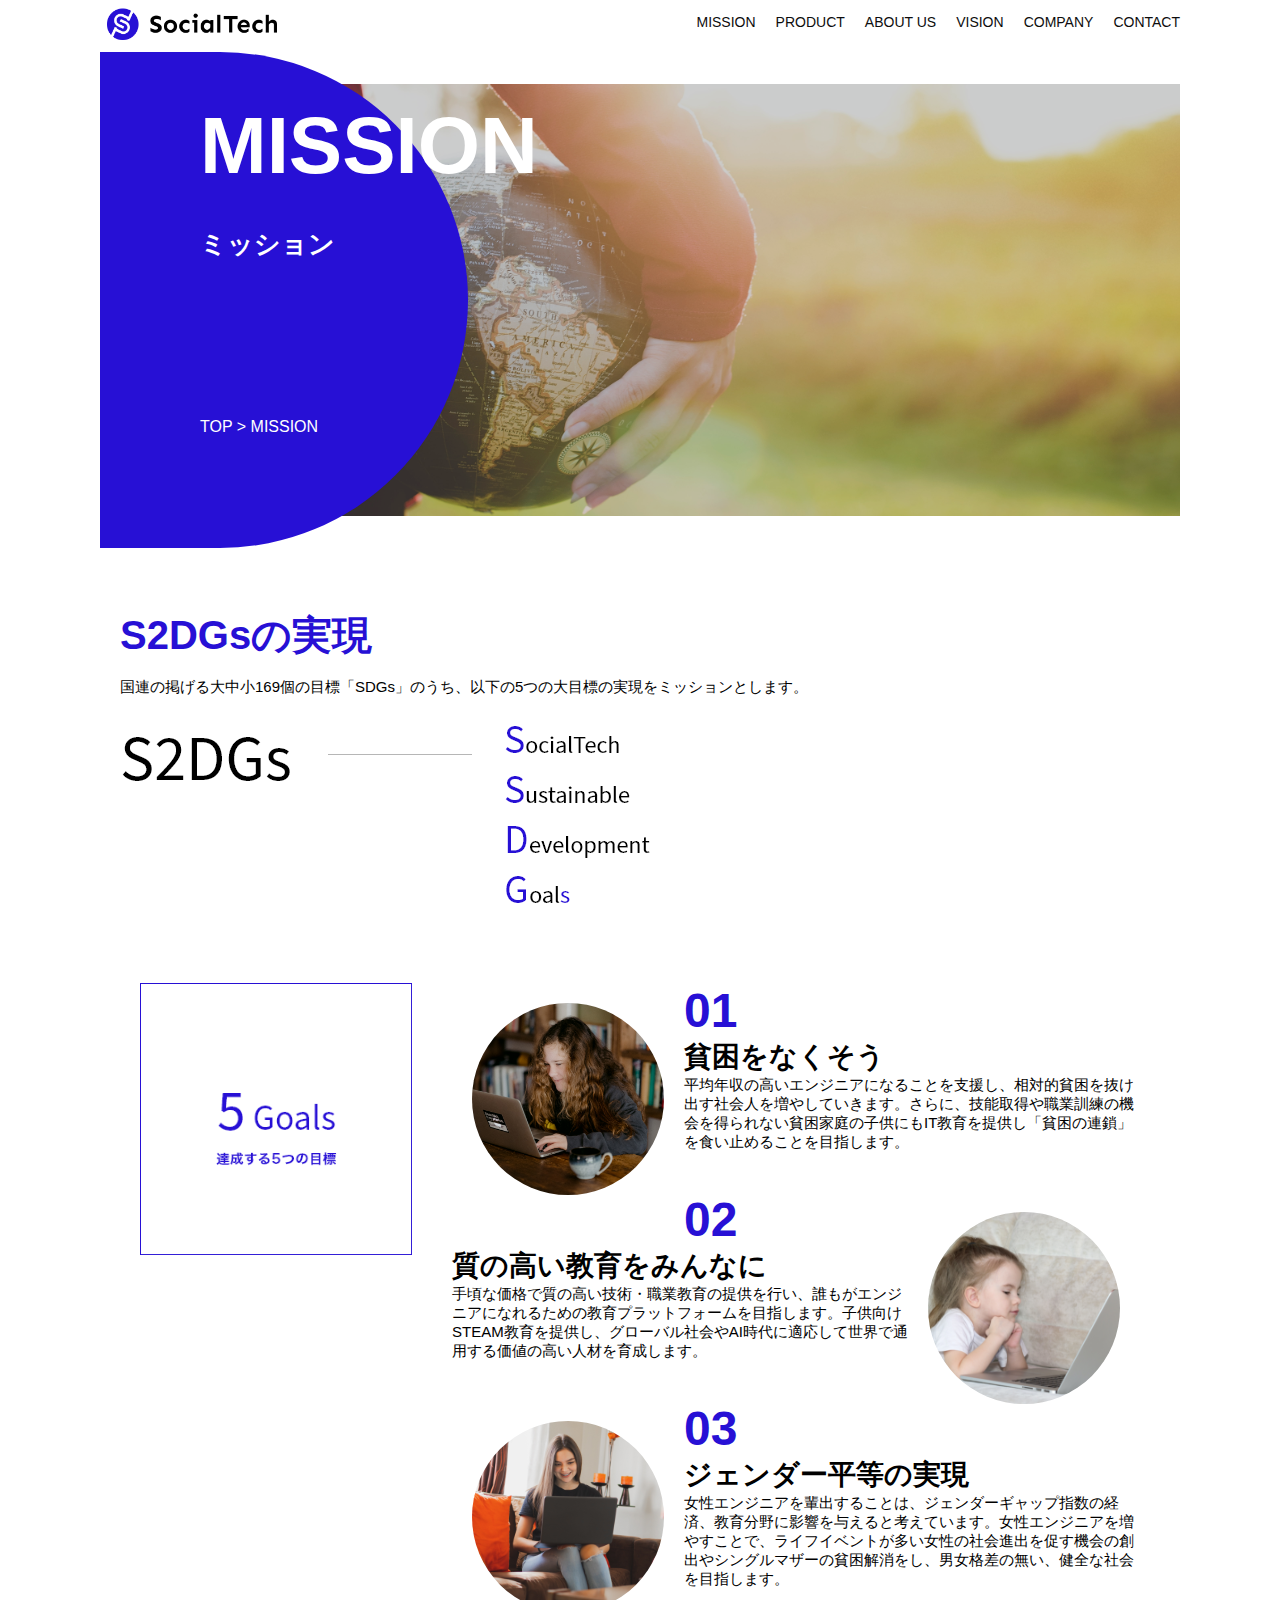
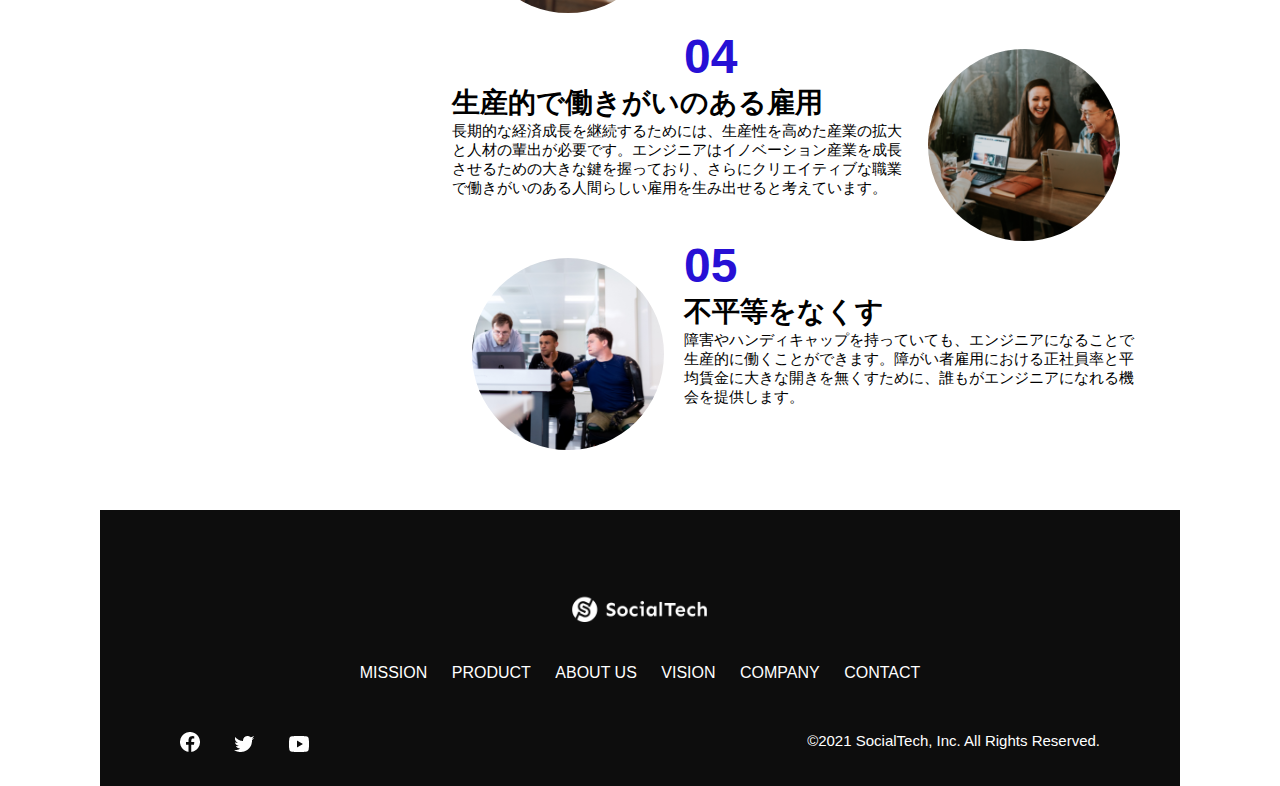
<file: sosialtech2/mission.html>
<!DOCTYPE html>
<html>
  <head>
    <title>SocialTech - MISSION ミッション -</title>
    <meta charset="utf-8">
    <meta name="description" content="SocialTechが目指す5つの目標（S2DGs）を紹介します">
    <meta name="viewport" content="width=device-width, initial-scale=1.0">
    <link rel="stylesheet" href="style.css">
  </head>

  <body>
    <!-- ヘッダー -->
    <header>
      <!-- ロゴ -->
      <a href="index.html" id="logo">
        <img src="images/logo.png" alt="トップページに戻る">
      </a>

      <!-- PC用ナビゲーション -->
      <nav id="nav-pc">
        <ul>
          <li><a href="mission.html">MISSION</a></li>
          <li><a href="product.html">PRODUCT</a></li>
          <li><a href="index.html#aboutus">ABOUT US</a></li>
          <li><a href="index.html#vision">VISION</a></li>
          <li><a href="index.html#company">COMPANY</a></li>
          <li><a href="index.html#contact">CONTACT</a></li>
        </ul>
      </nav>

      <!-- スマホ用メニューボタン -->
      <button id="menu-sp" onclick="document.getElementById('nav-sp').style.display = 'block'">
        <img src="images/button-menu.png" alt="ナビゲーションを開く">
      </button>

      <!-- スマホ用ナビゲーション -->
      <div id="nav-sp">
        <button id="close" onclick="document.getElementById('nav-sp').style.display = 'none'">
          <img src="images/button-close.png" alt="ナビゲーションを閉じる">
        </button>

        <nav>
          <ul>
            <li>
              <a id="logo-sp" href="index.html" onclick="document.getElementById('nav-sp').style.display = 'none'"><img src="images/logo-sp.png" alt="トップページに戻る"></a>
            </li>
            <li><a class="menu" href="mission.html" onclick="document.getElementById('nav-sp').style.display = 'none'">MISSION</a></li>
            <li><a class="menu" href="product.html" onclick="document.getElementById('nav-sp').style.display = 'none'">PRODUCT</a></li>
            <li><a class="menu" href="index.html#aboutus" onclick="document.getElementById('nav-sp').style.display = 'none'">ABOUT US</a></li>
            <li><a class="menu" href="index.html#vision" onclick="document.getElementById('nav-sp').style.display = 'none'">VISION</a></li>
            <li><a class="menu" href="index.html#company" onclick="document.getElementById('nav-sp').style.display = 'none'">COMPANY</a></li>
            <li><a class="menu" href="index.html#contact" onclick="document.getElementById('nav-sp').style.display = 'none'">CONTACT</a></li>
          </ul>
        </nav>
        <div id="sns">
          <a href="https://www.facebook.com/sejuku2013">
            <img src="images/button-facebook.png" alt="Facebookのリンク">
          </a>
          <a href="https://twitter.com/samuraijuku">
            <img src="images/button-twitter.png" alt="Twitterのリンク">
          </a>
          <a href="https://www.youtube.com/channel/UCCFOQO5aDK0xXam4cUQXT8g">
            <img src="images/button-youtube.png" alt="YouTubeのリンク">
          </a>
        </div>
      </div>
    </header>

    <main>
      <article>
        <section id="mission-main">
          <div class="mission-main-inner">
            <div id="mission-title">
              <h1>MISSION<br><span>ミッション</span></h1>
              <p>TOP > MISSION</p>
            </div>
          </div>
        </section>

        <section id="mission-s2dgs">
              <h2 class="mission-h2">S2DGsの実現</h2>
              <p>国連の掲げる大中小169個の目標「SDGs」のうち、以下の5つの大目標の実現をミッションとします。</p>
              <img src="images/mission/mission-s2dgs.png" alt="S2DGs">
        </section>

        <section id="mission-five-goals">
          <div class="five-goals-image">
            <img src="images/mission/mission-5goals.png" alt="5Goals">
          </div>
          <div class="five-goals-read">
            <div>
              <img class="fivegoals-image-left" src="images/mission/mission-5goals01.png" alt="PCを操作する女の子">
              <span class="fivegoals-number">01</span>
              <h3 class="fivegoals-h3">貧困をなくそう</h3>
              <p class="fivegoals-p">平均年収の高いエンジニアになることを支援し、相対的貧困を抜け出す社会人を増やしていきます。さらに、技能取得や職業訓練の機会を得られない貧困家庭の子供にもIT教育を提供し「貧困の連鎖」を食い止めることを目指します。</p>
            </div>
            <div>
              <img class="fivegoals-image-right" src="images/mission/mission-5goals02.png" alt="PCを見つめる小さい女の子">
              <span class="fivegoals-number">02</span>
              <h3 class="fivegoals-h3">質の高い教育をみんなに</h3>
              <p class="fivegoals-p">手頃な価格で質の高い技術・職業教育の提供を行い、誰もがエンジニアになれるための教育プラットフォームを目指します。子供向けSTEAM教育を提供し、グローバル社会やAI時代に適応して世界で通用する価値の高い人材を育成します。</p>
            </div>
            <div>
              <img class="fivegoals-image-left" src="images/mission/mission-5goals03.png" alt="PCを操作する女性">

              <span class="fivegoals-number">03</span>
              <h3 class="fivegoals-h3">ジェンダー平等の実現</h3>
              <p class="fivegoals-p">女性エンジニアを輩出することは、ジェンダーギャップ指数の経済、教育分野に影響を与えると考えています。女性エンジニアを増やすことで、ライフイベントが多い女性の社会進出を促す機会の創出やシングルマザーの貧困解消をし、男女格差の無い、健全な社会を目指します。</p>
            </div>
            <div>
              <img class="fivegoals-image-right" src="images/mission/mission-5goals04.png" alt="笑顔で話し合う3人の男女">
              <span class="fivegoals-number">04</span>
              <h3 class="fivegoals-h3">生産的で働きがいのある雇用</h3>
              <p class="fivegoals-p">長期的な経済成長を継続するためには、生産性を高めた産業の拡大と人材の輩出が必要です。エンジニアはイノベーション産業を成長させるための大きな鍵を握っており、さらにクリエイティブな職業で働きがいのある人間らしい雇用を生み出せると考えています。</p>
            </div>
            <div>
              <img class="fivegoals-image-left" src="images/mission/mission-5goals05.png" alt="障害を持つ男性が生き生きと働く様子">
              <span class="fivegoals-number">05</span>
              <h3 class="fivegoals-h3">不平等をなくす</h3>
              <p class="fivegoals-p">障害やハンディキャップを持っていても、エンジニアになることで生産的に働くことができます。障がい者雇用における正社員率と平均賃金に大きな開きを無くすために、誰もがエンジニアになれる機会を提供します。</p>
            </div>
          </div>
        </section>
          </div>
        </section>

      </article>
    </main>

    <footer>
      <div id="footer-logo">
        <img src="images/logo-sp.png" alt="SocialTech">
      </div>
      <div id="footer-link">
        <a href="mission.html">MISSION</a>
        <a href="product.html">PRODUCT</a>
        <a href="index.html#aboutus">ABOUT US</a>
        <a href="index.html#vision">VISION</a>
        <a href="index.html#company">COMPANY</a>
        <a href="index.html#contact">CONTACT</a>
      </div>
      <div id="sns-footer">
        <div class="sns-btns">
          <a href="https://www.facebook.com/sejuku2013"><img src="images/button-facebook.png" alt="Facebookのリンク"></a>
          <a href="https://twitter.com/samuraijuku"><img src="images/button-twitter.png" alt="Twitterのリンク"></a>
          <a href="https://www.youtube.com/channel/UCCFOQO5aDK0xXam4cUQXT8g"><img src="images/button-youtube.png" alt="YouTubeのリンク"></a>
        </div>
        <p id="copyright">&copy;2021 SocialTech, Inc. All Rights Reserved.</p>
      </div>
    </footer>

  </body>
</html>
</file>
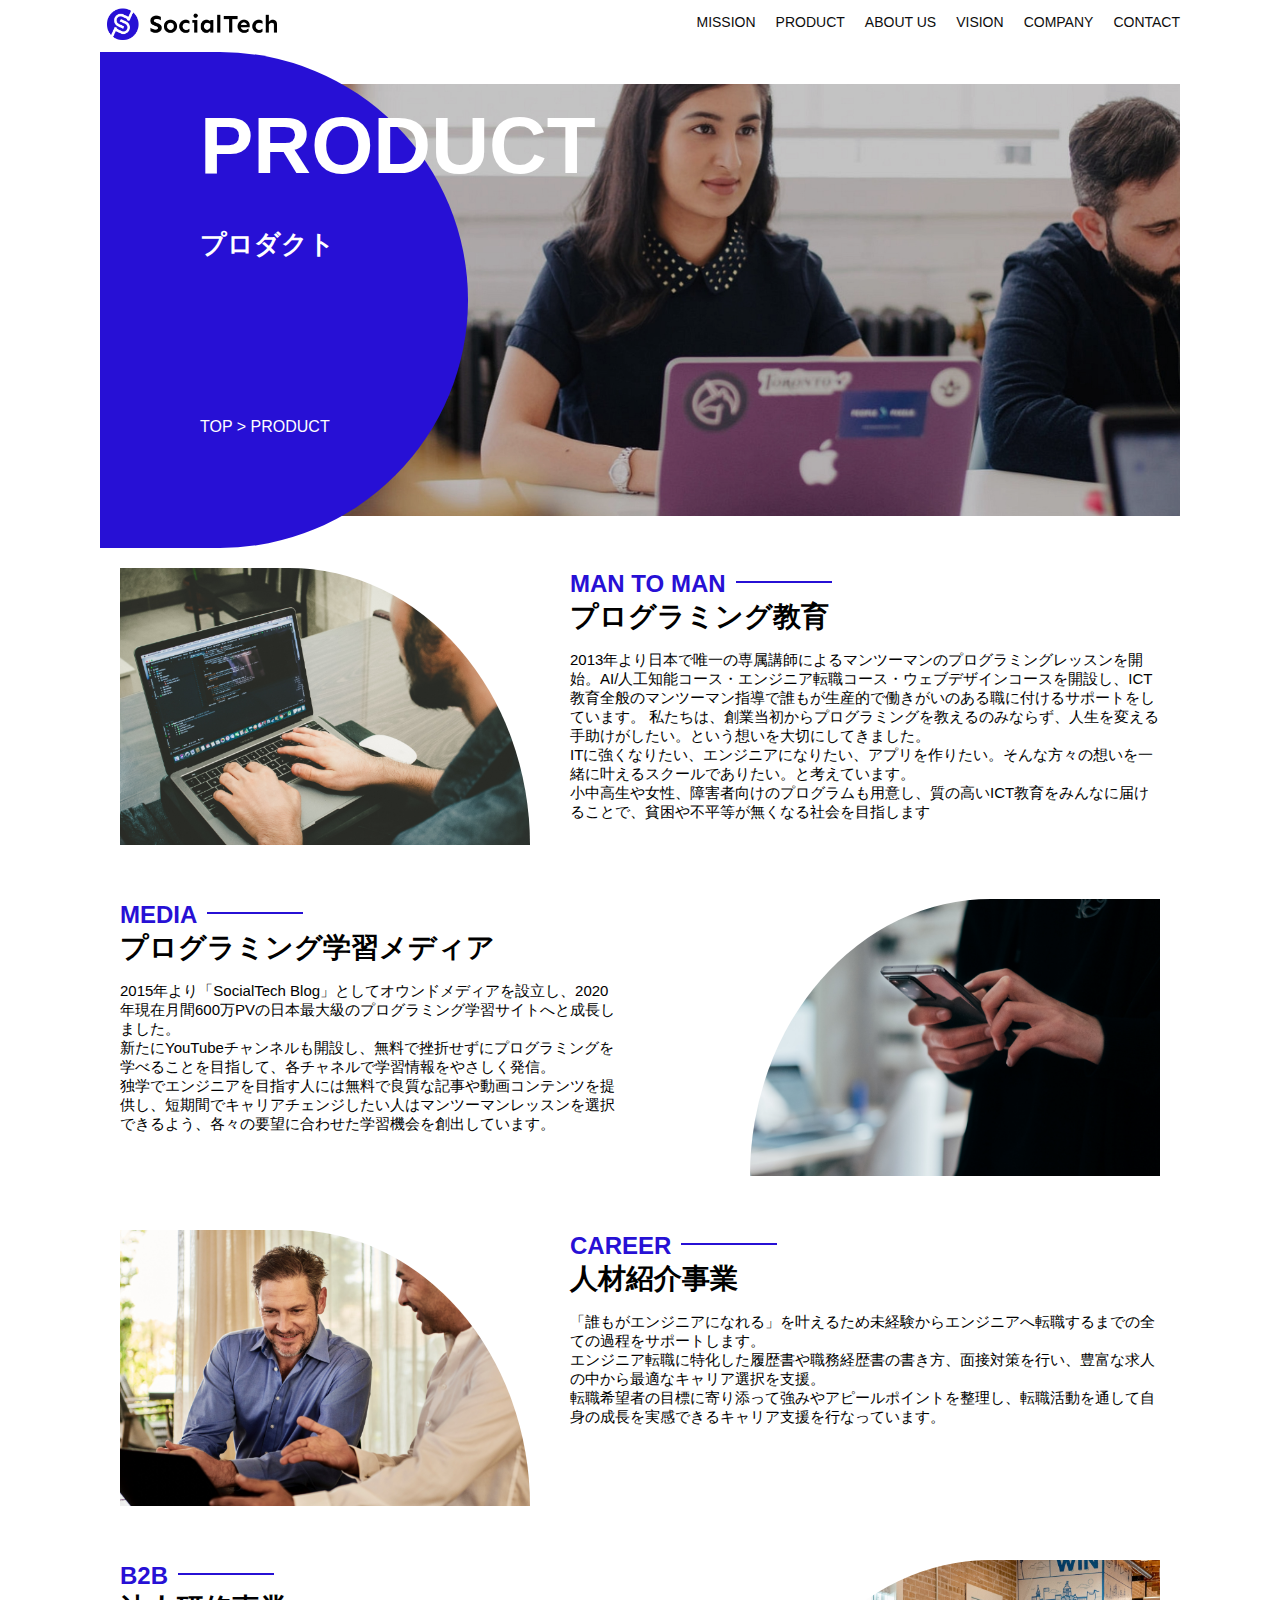
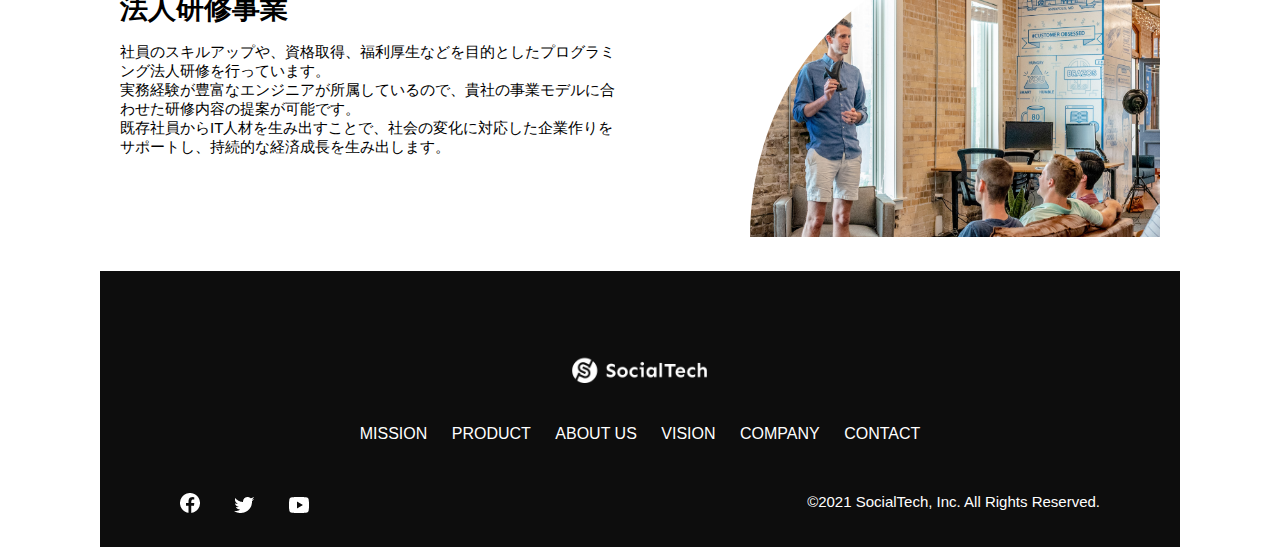
<file: sosialtech2/product.html>
<!DOCTYPE html>
<html>
  <head>
    <title>SocialTeach -PRODUCT プロダクト-</title>
    <meta charset="utf-8">
    <meta name="description" content="SocialTeachの4つのプロダクトを紹介します">
    <meta name="viewport" content="width=device-width, initial-scale=1.0">
    <link rel="stylesheet" href="style.css">
  </head>

  <body>
    <!-- ヘッダー -->
    <header>
      <!-- ロゴ -->
      <a href="index.html" id="logo">
        <img src="images/logo.png" alt="トップページに戻る">
      </a>

      <!-- PC用ナビゲーション -->
      <nav id="nav-pc">
        <ul>
          <li><a href="mission.html">MISSION</a></li>
          <li><a href="product.html">PRODUCT</a></li>
          <li><a href="index.html#aboutus">ABOUT US</a></li>
          <li><a href="index.html#vision">VISION</a></li>
          <li><a href="index.html#company">COMPANY</a></li>
          <li><a href="index.html#contact">CONTACT</a></li>
        </ul>
      </nav>

      <!-- スマホ用メニューボタン -->
      <button id="menu-sp" onclick="document.getElementById('nav-sp').style.display = 'block'">
        <img src="images/button-menu.png" alt="ナビゲーションを開く">
      </button>

      <!-- スマホ用ナビゲーション -->
      <div id="nav-sp">
        <button id="close" onclick="document.getElementById('nav-sp').style.display = 'none'">
          <img src="images/button-close.png" alt="ナビゲーションを閉じる">
        </button>

        <nav>
          <ul>
            <li>
              <a id="logo-sp" href="index.html" onclick="document.getElementById('nav-sp').style.display = 'none'"><img src="images/logo-sp.png" alt="トップページに戻る"></a>
            </li>
            <li><a class="menu" href="mission.html" onclick="document.getElementById('nav-sp').style.display = 'none'">MISSION</a></li>
            <li><a class="menu" href="product.html" onclick="document.getElementById('nav-sp').style.display = 'none'">PRODUCT</a></li>
            <li><a class="menu" href="index.html#aboutus" onclick="document.getElementById('nav-sp').style.display = 'none'">ABOUT US</a></li>
            <li><a class="menu" href="index.html#vision" onclick="document.getElementById('nav-sp').style.display = 'none'">VISION</a></li>
            <li><a class="menu" href="index.html#company" onclick="document.getElementById('nav-sp').style.display = 'none'">COMPANY</a></li>
            <li><a class="menu" href="index.html#contact" onclick="document.getElementById('nav-sp').style.display = 'none'">CONTACT</a></li>
          </ul>
        </nav>
        <div id="sns">
          <a href="https://www.facebook.com/sejuku2013">
            <img src="images/button-facebook.png" alt="Facebookのリンク">
          </a>
          <a href="https://twitter.com/samuraijuku">
            <img src="images/button-twitter.png" alt="Twitterのリンク">
          </a>
          <a href="https://www.youtube.com/channel/UCCFOQO5aDK0xXam4cUQXT8g">
            <img src="images/button-youtube.png" alt="YouTubeのリンク">
          </a>
        </div>
      </div>
    </header>

    <main>
      <article>
        <section id="product-main">
          <div class="product-main-inner">
            <div id="product-title">
              <h1>PRODUCT<br><span>プロダクト</span></h1>
              <p>TOP > PRODUCT</p>
            </div>
          </div>
        </section>

        <section class="product-section product-section-left">
          <div class="product-section-img">
            <img src="images/product/product-mantoman.png" alt="PCでコードを書く男性">
          </div>
          <div class="product-read">
            <h2 class="product-h2">MAN TO MAN</h2>
            <h3 class="product-h3">プログラミング教育</h3>
            <p>2013年より日本で唯一の専属講師によるマンツーマンのプログラミングレッスンを開始。AI/人工知能コース・エンジニア転職コース・ウェブデザインコースを開設し、ICT教育全般のマンツーマン指導で誰もが生産的で働きがいのある職に付けるサポートをしています。 私たちは、創業当初からプログラミングを教えるのみならず、人生を変える手助けがしたい。という想いを大切にしてきました。<br>ITに強くなりたい、エンジニアになりたい、アプリを作りたい。そんな方々の想いを一緒に叶えるスクールでありたい。と考えています。<br>小中高生や女性、障害者向けのプログラムも用意し、質の高いICT教育をみんなに届けることで、貧困や不平等が無くなる社会を目指します</p>
          </div>
        </section>

        <section class="product-section product-section-right">
          <div class="product-read">
            <h2 class="product-h2">MEDIA</h2>
            <h3 class="product-h3">プログラミング学習メディア</h3>
            <p>2015年より「SocialTech Blog」としてオウンドメディアを設立し、2020年現在月間600万PVの日本最大級のプログラミング学習サイトへと成長しました。<br>新たにYouTubeチャンネルも開設し、無料で挫折せずにプログラミングを学べることを目指して、各チャネルで学習情報をやさしく発信。<br>独学でエンジニアを目指す人には無料で良質な記事や動画コンテンツを提供し、短期間でキャリアチェンジしたい人はマンツーマンレッスンを選択できるよう、各々の要望に合わせた学習機会を創出しています。</p>
          </div>
          <div class="product-section-img">
            <img src="images/product/product-media.png" alt="スマートフォンを操作する人">
          </div>
        </section>

        <section class="product-section product-section-left">
          <div class="product-section-img">
            <img src="images/product/product-career.png" alt="笑顔で話し合う2人の男性">
          </div>
          <div class="product-read">
            <h2 class="product-h2">CAREER</h2>
            <h3 class="product-h3">人材紹介事業</h3>
            <p>「誰もがエンジニアになれる」を叶えるため未経験からエンジニアへ転職するまでの全ての過程をサポートします。<br>エンジニア転職に特化した履歴書や職務経歴書の書き方、面接対策を行い、豊富な求人の中から最適なキャリア選択を支援。<br>転職希望者の目標に寄り添って強みやアピールポイントを整理し、転職活動を通して自身の成長を実感できるキャリア支援を行なっています。<br></p>
          </div>
        </section>

        <section class="product-section product-section-right">
          <div class="product-read">
            <h2 class="product-h2">B2B</h2>
            <h3 class="product-h3">法人研修事業</h3>
            <p>社員のスキルアップや、資格取得、福利厚生などを目的としたプログラミング法人研修を行っています。<br>実務経験が豊富なエンジニアが所属しているので、貴社の事業モデルに合わせた研修内容の提案が可能です。<br>既存社員からIT人材を生み出すことで、社会の変化に対応した企業作りをサポートし、持続的な経済成長を生み出します。</p>
          </div>
          <div class="product-section-img">
            <img src="images/product/product-b2b.png" alt="講演中の男性とそれを聴く人々">
          </div>
        </section>

      </article>
    </main>

    <footer>
      <div id="footer-logo">
        <img src="images/logo-sp.png" alt="SocialTech">
      </div>
      <div id="footer-link">
        <a href="mission.html">MISSION</a>
        <a href="product.html">PRODUCT</a>
        <a href="index.html#aboutus">ABOUT US</a>
        <a href="index.html#vision">VISION</a>
        <a href="index.html#company">COMPANY</a>
        <a href="index.html#contact">CONTACT</a>
      </div>
      <div id="sns-footer">
        <div class="sns-btns">
          <a href="https://www.facebook.com/sejuku2013"><img src="images/button-facebook.png" alt="Facebookのリンク"></a>
          <a href="https://twitter.com/samuraijuku"><img src="images/button-twitter.png" alt="Twitterのリンク"></a>
          <a href="https://www.youtube.com/channel/UCCFOQO5aDK0xXam4cUQXT8g"><img src="images/button-youtube.png" alt="YouTubeのリンク"></a>
        </div>
        <p id="copyright">&copy;2021 SocialTech, Inc. All Rights Reserved.</p>
      </div>
    </footer>
    
  </body>
</html>
</file>
<file: kadai_013/style.css>
/* PC、スマホ共通スタイル */
body {
  font-family: "Source Sans Pro", "Hiragino Kaku Gothic ProN", Meiryo, Arial,
    sans-serif;
}

p {
  font-size: 15px;
}

#main-visual>img {
  width: 100%;
}

/*================
PC用のスタイル 
=================*/
@media screen and (min-width: 768px) {

  #menu-sp {
    display: none;
  }
  
  #nav-sp {
    display: none;
  }

  /* 横幅設定 */
  body {
    max-width: 1080px;
    min-width: 960px;
    margin: 0 auto 0 auto;
  }

  /* ヘッダー */
  header {
    display: flex;
    justify-content: space-between;
  }

  /* ナビゲーションのレイアウト */
  #nav-pc {
    text-align: right;
    font-size: 14px;
    padding-top: 15px;
  }

  /* ナビゲーションのリンクの装飾設定 */
  #nav-pc>a {
    text-decoration: none;
    margin-left: 20px;
  }

  #nav-pc>a:link {
    color: #0d0d0d;
  }

  #nav-pc>a:visited {
    color: #0d0d0d;
  }

  #nav-pc>a:hover {
    color: #0d0d0d;
    text-decoration: underline;
  }

  #nav-pc>a:active {
    color: #0d0d0d;
  }

}


/* ===================
スマートフォン用のスタイル
=================== */
@media screen and (max-width: 767px) {

body {
  min-width: 375px;
  margin: 0;
}

/* PCのナビゲーションを非表示に */
#nav-pc {
  display: none;
}

/* ハンバーガーメニュー */
#menu-sp {
  float: right;
  padding: 0;
  border: none;
}

/* スマホ用ナビゲーション */
#nav-sp {
  background-color: #ce933e;
  position: fixed;
  left: 0;
  top: 0;
  height: 100%;
  width: 100%;
  display: none;
  z-index: 100;
}

/* xボタン */
#close {
  position: absolute;
  top: 20px;
  right: 20px;
  background-color: transparent;
  border: none;
}

#nav-sp nav ul {
  padding-left: 0;
}

#nav-sp nav li {
  list-style: none;
}

/* ナビゲーションメニュー用ロゴ	 */
#logo-sp {
  margin: 80px 0px 30px 20px;
}

/* ナビゲーションのリンクの装飾設定 */
#nav-sp nav a {
  text-decoration: none;
  display: block;
  color: #ffffff;
}

#nav-sp nav a:link {
  text-decoration: none;
  color: #ffffff;
}

#nav-sp nav a:visited {
  text-decoration: none;
  color: #ffffff;
}

#nav-sp nav a:hover {
  text-decoration: none;
  color: #ffffff;
  text-decoration: underline;
}

#nav-sp nav a:active {
  text-decoration: none;
  color: #ffffff;
}

#nav-sp .menu {
  text-decoration: none;
  margin: 0 20px 0 20px;
  height: 44px;
  font-size: 16px;
  background-image: url("images/arrow.png");
  background-repeat: no-repeat;
  background-position: right top;
}
}
</file>
<file: sosialtech2/style.css>
/* PC、スマホ共通スタイル */
* {
  box-sizing: border-box;
}

p {
  font-size: 15px;
}

body {
  max-width: 1080px;
  margin: 0 auto 0 auto;
  font-family: "Source Sans Pro", "Hiragino Kaku Gothic ProN", Meiryo, Arial, sans-serif;
}
  
/* ヘッダー */
header {
  display: flex;
  justify-content: space-between;
}

/* ナビゲーションのレイアウト */
#nav-pc {
  font-size: 14px;
}

#nav-pc ul {
  display: flex;
  padding-left: 0;
}

#nav-pc li {
  list-style: none;
}

/* ナビゲーションのリンクの装飾設定 */
#nav-pc a {
  text-decoration: none;
  margin-left: 20px;
  color: #0d0d0d;
}

#nav-pc a:hover {
  text-decoration: underline;
}

/* スマホ用ナビを非表示 */
#nav-sp,
#menu-sp {
  display: none;
}

/* メインビジュアル*/
#main-visual {
  position: relative;
  height: 400px;
}

#main-message {
  position: absolute;
  top: 0;
  left: 0;
  background-color: #2710d5;
  color: #ffffff;
  border-radius: 0 0 476px 0;
  max-width: 620px;
  height: 100%;
  width: 100%;
  z-index: 11;
}

#main-message h1 {
  font-size: 60px;
  margin: 100px 0 0 50px;
}

#main-message > p {
  font-size: 28px;
  margin: 0 0 0 50px;
}

#main-visual > img {
  max-width: 620px;
  border-radius: 476px 0 0 0;
  position: absolute;
  top: 0;
  right: 0;
  z-index: 10;
}

/*見出し*/
h2 {
  margin: 40px 0 0 0;
}

h2::after {
  content: url("images/line.png");
  margin-left: 10px;
}

h3 {
  font-size: 27px;
}

/* ミッション */
#mission {
  margin: 80px auto 80px auto;
}

#mission-flex {
  display: flex;
}

#mission-flex > div {
  width: 50%;
  margin: 20px;
}

#mission-photo {
  width: 100%;
}

#s2dgs {
  margin-top: 50px;
  width: 100%;
}

/* プロダクト */
#product {
  background-color: #fafafa;
  margin: 80px 0 80px 0;
  padding: 10px 40px 0px 40px;
}

/* 外枠 */
#product .product-flex {
  margin-top: 40px;
  display: flex;
}

/* 左のカラム */
#product-left {
  width: 50%;
  margin-right: 20px;
}

/* 右のカラム */
#product-right {
  width: 50%;
  margin-left: 20px;
  margin-top: 80px;
}

/* 写真＋説明の枠 */
#product-left > div {
  position: relative;
  height: 480px;
  margin-right: 20px;
}

#product-right > div {
  position: relative;
  height: 480px;
  margin-left: 20px;
}

/* 写真*/
.product-photo {
  width: 100%;
}

/* 説明文の枠 */
.product-explain {
  background-color: #ffffff;
  position: absolute;
  left: 0;
  bottom: 50px;
  margin: 0 40px 0 40px;
  padding: 20px;
  box-shadow: 5px 5px 10px rgba(0, 0, 0, 0.05);
}

/* 説明文の英語 */
.product-explain > span {
  color: #2710d5;
  font-weight: bold;
  font-size: 16px;
  margin: 0px;
}

/* 説明文の見出し */
.product-explain > h3 {
  margin: 5px 0 5px 0;
}

/* 説明文 */
.product-explain > p {
  font-size: 14px;
  margin: 0;
}

/* もっと見るボタン */
#product-more {
  text-align: center;
}

#product-more a {
  position: relative;
  bottom: -42px;
}

/* ABOUT US */
#aboutus {
  margin: 80px auto 80px auto;
}

/* ３つの組織文化と写真を入れる枠 */
#aboutus > div {
  display: flex;
}

/* 写真 */
.culture-img {
  width: 50%;
  align-self: flex-start;
}

.culture-img2 {
  margin-top: 50px;
  width: 100%;
}

/* 3つの組織文化の表 */
.culture-table {
  margin-right: 50px;
}

/* 番号 */
.culture-num {
  font-size: 80px;
  color: #2710d5;
  padding: 0 20px 0 0;
}

/* 見出し */
.culture-table th {
  text-align: left;
  font-size: 28px;
  font-weight: bold;
}

/* 組織文化英語 */
.culture-en {
  color: #2710d5;
  font-size: 24px;
}

/* 説明文 */
.culture-description {
  margin: 0;
}

/* ビジョン */
#vision {
  margin: 80px auto 80px auto;
}

/* セクション内の外枠*/
#vision > div {
  display: flex;
  justify-content: space-between;
  flex-wrap: wrap;
}

/*7つの行動指針の枠*/
.vision-box {
  width: 300px;
  height: 300px;
  margin-bottom: 30px;
  position: relative;
}

.vision-box > img {
  width: 100%;
  position: relative;
  z-index: 30;
}

.vision-box > div {
  position: absolute;
  top: 0;
  left: 0;
  z-index: 31;
  margin-right: 20px;
}

.vision-box > div > h4 {
  color: #2710d5;
  font-size: 19px;
  margin: 80px 0 0 0;
}

.vision-box > div > h4::first-letter {
  font-size: 40px;
}

.vision-box > div > h5 {
  font-size: 20px;
  margin: 0 0 0 0;
}

.vision-box > div > p {
  margin: 10px 0 0 0;
}

/*会社概要*/
#company {
  margin: 80px auto 80px auto;
}

#company-table {
  width: 100%;
}

.tableheader {
  text-align: left;
  padding: 20px;
  border-bottom-color: #2710d5;
  border-bottom-width: 1px;
  border-bottom-style: solid;
  width: 100px;
}

.tableheader-first {
  border-top-color: #2710d5;
  border-top-width: 1px;
  border-top-style: solid;
}

.cell {
  padding: 30px;
  border-bottom-color: #ececec;
  border-bottom-width: 1px;
  border-bottom-style: solid;
}

.cell-first {
  border-top-color: #ececec;
  border-top-width: 1px;
  border-top-style: solid;
}

#company > iframe {
  width: 100%;
  height: 368px;
  margin-top: 40px;
}

/* お問い合わせ */
#contact {
  margin: 80px auto 80px auto;
}

/* 外枠 */
#contact > form > div {
  display: flex;
  flex-direction: row;
  flex-wrap: wrap;
  padding-bottom: 30px;
}

/* 左列　見出し */
.contact-heading {
  width: 240px;
  align-self: center;
}

/* 見出しのラベル */
.contact-label {
  font-weight: bold;
}

/* 必須 */
.contact-span {
  color: #ce2222;
  margin: 0 0 0 20px;
  font-weight: bold;
}

/* テキストボックス */
.contact-textbox {
  border-top: 0px;
  border-left: 0px;
  border-right: 0px;
  border-bottom-width: 1px;
  border-bottom-color: #707070;
  border-style: solid;
  background-color: #fafafa;
  height: 56px;
  width: 400px;
}

/* お問い合わせ内容のテキストエリア */
.contact-textarea {
  border-top: 0px;
  border-left: 0px;
  border-right: 0px;
  border-bottom-width: 1px;
  border-bottom-color: #707070;
  background-color: #fafafa;
  width: 400px;
  height: 200px;
}

/* 個人情報の取り扱い */
#contact dt {
  font-weight: bold;
}

#contact dd {
  margin: 0 0 16px 0;
}

#contact dd p {
  margin: 0;
}

#contact dd ul {
  padding-left: 0;
}

#contact dd li {
  margin-bottom: 0;
  list-style: none;
}

/* フッター */
footer {
  background-color: #0d0d0d;
  text-align: center;
  padding: 80px 80px 30px 80px;
}

#footer-logo {
  margin-bottom: 30px;
}

#footer-link {
  margin-bottom: 50px;
}

#footer-link > a {
  text-decoration: none;
  margin: 10px;
  color: #ffffff;
}

#footer-link > a:hover {
  text-decoration: underline;
}

#sns-footer {
  display: flex;
  justify-content: space-between;
  text-align: left;
}

#sns-footer a {
  margin-right: 30px;
}

#copyright {
  color: #ffffff;
  margin: 0;
}

/* mission.html用スタイル */
/* ミッションのメインビジュアル */
.mission-main-inner {
  background-image: url("images/mission/mission-main.png");
  background-repeat: no-repeat;
  background-position-y: center;
}

#mission-title {
  background-color: #2710d5;
  width: 368px;
  color: #ffffff;
  height: 496px;
  border-radius: 0 248px 248px 0;
  position: relative;
}

#mission-title h1 {
  position: absolute;
  top: 0;
  left: 100px;
  font-size: 80px;
  line-height: 1;
}

#mission-title h1 span {
  font-size: 26px;
}

#mission-title > p {
  position: absolute;
  top: 350px;
  left: 100px;
  font-size: 16px;
}

/* ミッションページ　S2DGSの設定 */
#mission-s2dgs {
  padding: 20px;
}

.mission-h2 {
  color: #2710d5;
  font-size: 40px;
}

.mission-h2::after {
  content: none;
}

/* ミッションページ　5つのゴールの設定 */
#mission-five-goals {
  padding: 20px;
  display: flex;
}

#mission-five-goals .five-goals-image {
  width: 30%;
  padding: 20px;
}

#mission-five-goals .five-goals-image img {
  width: 100%;
}

#mission-five-goals .five-goals-read {
  width: 70%;
  padding: 20px;
}

#mission-five-goals .five-goals-read > div {
  margin-bottom: 40px;
}

.fivegoals-image-right {
  float: right;
  margin: 20px;
}

.fivegoals-image-left {
  float: left;
  margin: 20px;
}

.fivegoals-number {
  color: #2710d5;
  font-size: 48px;
  font-weight: bold;
  margin: 0;
}

.fivegoals-h3 {
  font-size: 28px;
  margin: 0;
}

.fivegoals-p {
  margin: 0;
}

/* プロダクトページ */
.product-main-inner {
  background-image: url("images/product/product-main.png");
  background-repeat: no-repeat;
  background-position-y: center;
}

#product-title {
  background-color: #2710d5;
  width: 368px;
  color: #ffffff;
  height: 496px;
  border-radius: 0 248px 248px 0;
  position: relative;
}

#product-title h1 {
  position: absolute;
  top: 0;
  left: 100px;
  font-size: 80px;
  line-height: 1;
}

#product-title h1 span {
  font-size: 26px;
}

#product-title > p {
  position: absolute;
  top: 350px;
  left: 100px;
  font-size: 16px;
}

/* セクション */
.product-section {
  display: flex;
  padding: 20px 20px 0;
}

.product-section .product-section-img {
  width: 450px;
}

/* 右が画像のセクション*/
.product-section-left .product-section-img img {
  width: 100%;
  padding: 0 40px 30px 0;
  border-radius: 0 432px 0 0;
}

.product-section-left .product-read {
  width: 50%;
  flex-grow: 1;
}

.product-section-left .product-read p {
  margin-bottom: 0;
}

/* 右が画像のセクション*/
.product-section-right {
  justify-content: space-between;
}

.product-section-right .product-section-img img {
  width: 100%;
  padding: 0 0 30px 40px;
  border-radius: 432px 0 0 0;
}

.product-section-right .product-read {
  width: 500px;
}

.product-h2 {
  color: #2710d5;
  font-size: 24px;
  margin: 0;
}

.product-h3 {
  font-size: 28px;
  margin: 0;
}

/*====================
 スマートフォン用のスタイル
=====================*/
@media screen and (max-width: 767px) {
  /* PC用ナビゲーション非表示 */
  #nav-pc {
    display: none;
  }

  /* ハンバーガーメニュー */
  #menu-sp {
    display: block;
    background-color: transparent;
    float: right;
    padding: 0;
    border: none;
  }

  /* スマホ用ナビゲーションの表示切替*/
  /* 初期状態、レイアウトと非表示設定 */
  #nav-sp {
    background-color: #2710d5;
    position: fixed;
    left: 0;
    top: 0;
    height: 100%;
    width: 100%;
    display: none;
    z-index: 100;
  }

  /* ×ボタン */
  #close {
    position: absolute;
    top: 20px;
    right: 20px;
    background-color: transparent;
    border: none;
  }

  #nav-sp nav ul {
    padding-left: 0;
  }

  #nav-sp nav li {
    list-style: none;
  }

  /* ナビゲーションメニュー用ロゴ */
  #logo-sp {
    margin: 80px 0 30px 20px;
  }

  /* ナビゲーションのリンクの装飾設定 */
  #nav-sp nav a {
    display: block;
    color: #ffffff;
  }

  #nav-sp nav a:hover {
    text-decoration: underline;
  }

  #nav-sp .menu {
    text-decoration: none;
    margin: 0 20px 0 20px;
    height: 44px;
    font-size: 16px;
    background-image: url("images/arrow.png");
    background-repeat: no-repeat;
    background-position: right top;
  }

  #sns {
    position: absolute;
    bottom: 20px;
    left: 20px;
  }

  #sns > a {
    margin-right: 30px;
  }

  /* メインビジュアル */
  #main-visual {
    position: relative;
    height: 470px;
  }

  #main-visual > div {
    text-align: center;
    height: 280px;
  }

  #main-visual h1 {
    font-size: 28px;
    margin: 90px 0 0 0;
  }

  #main-visual > div > p {
    margin: 0;
    font-size: 15px;
  }

  #main-visual > img {
    width: 100%;
    border-radius: 476px 0 0 0;
    top: auto;
    bottom: 0;
  }

  /*見出し*/
  h2 {
    margin: 15px 0 15px 0;
  }
  
  h3 {
    font-size: 24px;
    margin: 10px 0 0 0;
  }

  /* ミッション */
  #mission {
    margin: 20px 0 20px 0;
    padding: 0 20px 0 20px;
  }

  #mission-flex {
    flex-direction: column;
  }

  #mission-flex > div {
  width: 100%;
  margin: 0;
}

  /* プロダクト */
  #product {
    margin: 0;
    padding: 10px 20px 0 20px;
  }

  /* 外枠 */
  #product .product-flex {
    flex-direction: column;
    margin-top: 0;
  }

  /* 左右のカラム　スマホでは縦並び */
  #product-left,
  #product-right {
    width: 100%;;
    margin: 0;
  }

  /* 写真＋説明の枠 */
  #product-left > div,
  #product-right > div {
    height: auto;
    margin: 0;
  }

  /* 説明文の枠 */
  .product-explain {
    position: relative;
    margin: 0;
  }

  .product-explain > h3 {
    margin: 10px 0 10px 0;
    font-size: 24px;
  }

  /* もっと見るボタン */
  #product-more {
    text-align: left;
  }

  /* ABOUT US */
  #aboutus {
    margin: 80px 20px 80px 20px;
  }

  #aboutus > div {
    flex-direction: column;
  }

  .culture-table th {
    font-size: 16px;
  }

  .culture-table {
    margin-right: 0;
    padding-right: 20px;
    order: 2;
  }

  .culture-img {
    width: 100%;
    order: 1;
  }

  .culture-img2 {
    margin-top: 0;
  }

  .culture-num {
    padding: 0;
  }

  .culture-description {
    margin: 0;
  }

  /* ビジョン */
  #vision {
    margin: 80px 20px 80px 20px;
  }

  .vision-box > img {
    position: absolute;
    top: 0;
    left: 0;
  }

  .vision-box > div > h4 {
    margin: 60px 0 0 0;
  }

  /*会社概要*/
  #company {
    margin: 0 20px 0 20px;
  }

  #company > h3 {
    margin-bottom: 20px;
  }

  .tableheader {
    width: 50px;
  }

  .cell {
    padding: 20px;
  }

  #company > iframe {
    height: 240px;
  }

  /* お問い合わせ */
  #contact {
    margin: 80px 20px 80px 20px;
  }

  #contact > h3 {
    margin-bottom: 20px;
  }

  #contact > form > div {
    flex-direction: column;
    margin-bottom: 20px;
  }

  .contact-heading {
    align-self: auto;
    margin-bottom: 20px;
  }

  .contact-textbox {
    min-width: 300px;
    width: 100%;
  }

  .contact-textarea {
    height: 150px;
    width: 100%;
  }

  .radiobutton {
    margin-bottom: 20px;
  }

  /* フッター */
  footer {
    padding: 30px 20px 50px 20px;
    text-align: left;
  }

  #footer-link > a {
    margin: 0 20px 30px 0;
    display: block;
    background-image: url("images/arrow.png");
    background-repeat: no-repeat;
    background-position: right top;
  }

  #footer-link > a:hover {
    text-decoration: underline;
  }

  #sns-footer {
    flex-direction: column;
    justify-content: flex-start;
  }

  #copyright {
    font-size: 12px;
    margin-top: 30px;
  }

  /* mission.html用スタイル */
  /* ミッションのメインビジュアル */
  #mission-main {
    height: 256px;
    margin-top: 4%;
    position: relative;
  }

  .mission-main-inner {
    height: 80%;
    background-size: cover;
  }

  #mission-title {
    width: 136px;
    height: 256px;
    position: absolute;
    top: -10%;
  }

  #mission-title h1 {
    left: 20px;
    font-size: 40px;
  }

  #mission-title h1 span {
    font-size: 18px;
  }

  #mission-title > p {
    top: 180px;
    left: 20px;
    font-size: 13px;
  }

  /* ミッションページ　S2DGSの設定 */
  .mission-h2 {
    font-size: 38px;
    margin: 0px;
  }

  .mission-h2::after {
    content: none;
  }

  #mission-s2dgs > img {
    width: 100%;
  }

  /* ミッションページ　5つのゴールの設定 */
  #mission-five-goals {
    flex-direction: column;
  }

  #mission-five-goals > div {
    padding: 0;
  }

  #mission-five-goals .five-goals-image,
  #mission-five-goals .five-goals-read {
    width: 100%;
    padding: 0;
  }

  #mission-five-goals .five-goals-read > div {
    display: flex;
    flex-direction: column;
  }

  .fivegoals-image-right,
  .fivegoals-image-left {
    align-self: center;
  }

  /* プロダクトページ */
  #product-main {
    height: 256px;
    margin-top: 4%;
    position: relative;
  }

  .product-main-inner {
    height: 80%;
    background-size: cover;
  }

  #product-title {
    width: 136px;
    height: 256px;
    position: absolute;
    top: -10%;
  }
  
  #product-title h1 {
    left: 20px;
    font-size: 40px;
  }

  #product-title h1 span {
    font-size: 18px;
  }

  #product-title > p {
    top: 180px;
    left: 20px;
    font-size: 13px;
  }

  /* セクション */
  .product-section {
    flex-direction: column;
  }

  .product-section .product-section-img {
    width: 100%;
  }
  
  .product-section .product-section-img img {
    width: 100%;
    padding: 0;
  }

  /* 右が画像のセクション*/
  .product-section-left .product-section-img img {
    border-radius: 0 300px 0 0;
  }

  .product-section-left .product-read {
    width: 100%;
    flex-grow: 1;
  }

  /* 右が画像のセクション*/
  .product-section-right .product-section-img img {
    order: 1;
    border-radius: 300px 0 0 0;
  }

  .product-section-right .product-read {
    order: 2;
    width: 100%;
  }

}
</file>
<file: sosialtech2/images/kadai_012/style.css>
/* PC、スマホ共通スタイル */
body {
  font-family: "Source Sans Pro", "Hiragino Kaku Gothic ProN", Meiryo, Arial,
    sans-serif;
}

p {
  font-size: 15px;
}

/*================
PC用のスタイル 
=================*/
/* 横幅設定 */
body {
  max-width: 1080px;
  min-width: 960px;
  margin: 0 auto 0 auto;
}

/* ヘッダー */
header {
  display: flex;
  justify-content: space-between;
}

/* ナビゲーションのレイアウト */
#nav-pc {
  text-align: right;
  font-size: 14px;
  padding-top: 15px;
}

/* ナビゲーションのリンクの装飾設定 */
#nav-pc>a {
  text-decoration: none;
  margin-left: 20px;
}

#nav-pc>a:link {
  color: #0d0d0d;
}

#nav-pc>a:visited {
  color: #0d0d0d;
}

#nav-pc>a:hover {
  color: #0d0d0d;
  text-decoration: underline;
}

#nav-pc>a:active {
  color: #0d0d0d;
}

/* メインビジュアル*/
#main-visual {
  position: relative;
  height: 400px;
}

#main-message {
  position: absolute;
  top: 0;
  left: 0;
  background-color: #2710d5;
  color: #ffffff;
  border-radius: 0 0 476px 0;
  max-width: 620px;
  height: 100%;
  width: 100%;
  z-index: 11;
}

#main-message>h1 {
  font-size: 60px;
  font-weight: bold;
  margin: 100px 0 0 50px;
}

#main-message>p {
  font-size: 28px;
  margin: 0 0 0 50px;
}

#main-visual>img {
  max-width: 620px;
  border-radius: 476px 0 0 0;
  position: absolute;
  top: 0;
  right: 0;
  z-index: 10;
}

/* 見出し */
h2 {
  margin: 40px 0 0 0;
}

h2::after {
  content: url("images/line.png");
  margin-left: 10px;
}

h3 {
  font-size: 27px;
}

/* ミッション */
#mission {
  margin: 80px auto 80px auto;
  width: 100%;
}

#mission-flex {
  width: 100%;
  display: flex;
}

#mission-flex>div {
  width: 50%;
  margin: 20px;
}

#mission-photo {
  width: 100%;
}

#s2dgs {
  margin-top: 50px;
}

/* プロダクト */
#product {
  background-color: #fafafa;
  width: 100%;
  margin: 80px 0 80px 0;
  padding: 10px 40px 0px 40px;
}

/* 外枠 */
#product>div {
  margin-top: 40px;
  display: flex;
}

/* 左のカラム */
#product-left {
  width: 50%;
  margin-right: 20px;
}

/* 右のカラム */
#product-right {
  width: 50%;
  margin-left: 20px;
  margin-top: 80px;
}

/* 画像＋説明の枠 */
#product-left>div {
  position: relative;
  height: 480px;
  margin-right: 20px;
}

#product-right>div {
  position: relative;
  height: 480px;
  margin-left: 20px;
}

/* 画像 */
.product-photo {
  width: 100%;
}

/* 説明文の枠 */
.product-explain {
  background-color: #ffffff;
  position: absolute;
  left: 0;
  top: 280px;
  margin: 0 40px 0 40px;
  padding: 20px;
  box-shadow: 5px 5px 10px rgba(0, 0, 0, 0.05);
}

/* 説明文の英語 */
.product-explain>span {
  color: #2710d5;
  font-weight: bold;
  font-size: 16px;
  margin: 0;
}

/* 説明文の見出し */
.product-explain>h3 {
  margin: 5px 0 5px 0;
}

/* 説明文 */
.product-explain>p {
  margin: 0;
}

/* 「もっとみる」ボタン */
#product-more {
  margin: 0 auto -42px auto;
}

/* ABOUT US */
#aboutus {
  margin: 80px auto 80px auto;
}

/* 3つの組織文化と画像を入れる枠 */
#aboutus>div {
  display: flex;
}

/* 画像 */
.culture-img {
  width: 100%;
  align-self: flex-start;
}

.culture-img2 {
  margin-top: 50px;
  width: 100%;
}

/* 3つの組織文化の表 */
.culture-table {
  max-width: 500px;
  margin-right: 50px;
}

/* 番号 */
.culture-num {
  font-size: 80px;
  color: #2710d5;
  margin: 0 20px 0 0;
}

/* 組織文化英語 */
.culture-en {
  color: #2710d5;
  font-weight: bold;
  font-size: 24px;
  display: block;
}

/* 組織文化日本語 */
.culture-jp {
  font-size: 28px;
  font-weight: bold;
}

/* 説明文 */
.culture-description {
  margin: 0;
}

/* ビジョン */
#vision {
  margin: 80px auto 80px auto;
}

/* セクション内の外枠 */
#vision>div {
  width: 100%;
  display: flex;
  justify-content: space-between;
  flex-wrap: wrap;
}

/* 7つの行動指針の枠 */
.vision-box {
  width: 300px;
  height: 300px;
  margin-bottom: 30px;
  position: relative;
}

.vision-box>img {
  width: 100%;
  height: auto;
  position: absolute;
  top: 0;
  left: 0;
  z-index: 30;
}

.vision-box>span {
  position: absolute;
  top: 0;
  left: 0;
  z-index: 31;
  margin-right: 20px;
}

.vision-box>span>h4 {
  color: #2710d5;
  font-size: 19px;
  margin: 80px 0 0 0;
  Ï
}

.vision-box>span>h4::first-letter {
  font-size: 40px;
}

.vision-box>span>h5 {
  font-size: 20px;
  margin: 0 0 0 0;
}

.vision-box>span>p {
  margin: 10px 0 0 0;
}

/* 会社概要 */
#company {
  margin: 80px auto 80px auto;
}

#company-table {
  width: 100%;
}

.tableheader {
  text-align: left;
  padding: 20px;
  border-bottom-color: #2710d5;
  border-bottom-width: 1px;
  border-bottom-style: solid;
  width: 100px;
}

.tableheader-first {
  text-align: left;
  padding: 20px;
  border-bottom-color: #2710d5;
  border-bottom-width: 1px;
  border-bottom-style: solid;
  border-top-color: #2710d5;
  border-top-width: 1px;
  border-top-style: solid;
  width: 100px;
}

.cell {
  padding: 30px;
  border-bottom-color: #ececec;
  border-bottom-width: 1px;
  border-bottom-style: solid;
}

.cell-first {
  padding: 30px;
  border-bottom-color: #ececec;
  border-bottom-width: 1px;
  border-bottom-style: solid;
  border-top-color: #ececec;
  border-top-width: 1px;
  border-top-style: solid;
}

#company>iframe {
  width: 100%;
  height: 368px;
  margin-top: 40px;
}

/* お問い合わせ */
#contact {
  margin: 80px auto 80px auto;
}

/* 外枠 */
#contact>form>div {
  display: flex;
  flex-direction: row;
  flex-wrap: wrap;
  padding-bottom: 30px;
}

/* 左列の見出し */
.contact-heading {
  width: 240px;
  align-self: center;
}

/* 見出しのラベル */
.contact-label {
  font-weight: bold;
}

/* 必須 */
.contact-span {
  color: #ce2222;
  margin: 0 0 0 20px;
  font-weight: bold;
}

/* テキストボックス */
.contact-textbox {
  border-top: 0;
  border-left: 0;
  border-right: 0;
  border-bottom-width: 1px;
  border-bottom-color: #707070;
  border-bottom-style: solid;
  background-color: #fafafa;
  width: 400px;
  height: 56px;
}

/* お問い合わせ内容のテキストエリア */
.contact-textarea {
  border-top: 0;
  border-left: 0;
  border-right: 0;
  border-bottom-width: 1px;
  border-bottom-color: #707070;
  border-bottom-style: solid;
  background-color: #fafafa;
  width: 400px;
  height: 200px;
}

/* 個人情報の取り扱い */
details {
  width: 700px;
}

details>div {
  background-color: #fafafa;
  padding: 20px;
}

details>div>span {
  font-weight: bold;
}

/* フッター */
footer {
  background-color: #0d0d0d;
  text-align: center;
  padding: 80px 80px 30px 80px;
}

#footer-logo {
  margin-bottom: 30px;
}

#footer-link {
  margin-bottom: 50px;
}
#footer-link > a {
  text-decoration: none;
  margin: 10px;
}
#footer-link > a:link {
  color: #ffffff;
}
#footer-link > a:visited {
  color: #ffffff;
}
#footer-link > a:hover {
  color: #ffffff;
  text-decoration: underline;
}
#footer-link > a:active {
  color: #ffffff;
}

#sns-footer {
  text-align: left;
  width: 100%;
}

#sns-footer > a {
  margin-right: 30px;
}

#copyright {
  color: #ffffff;
  float: right;
}
</file>
